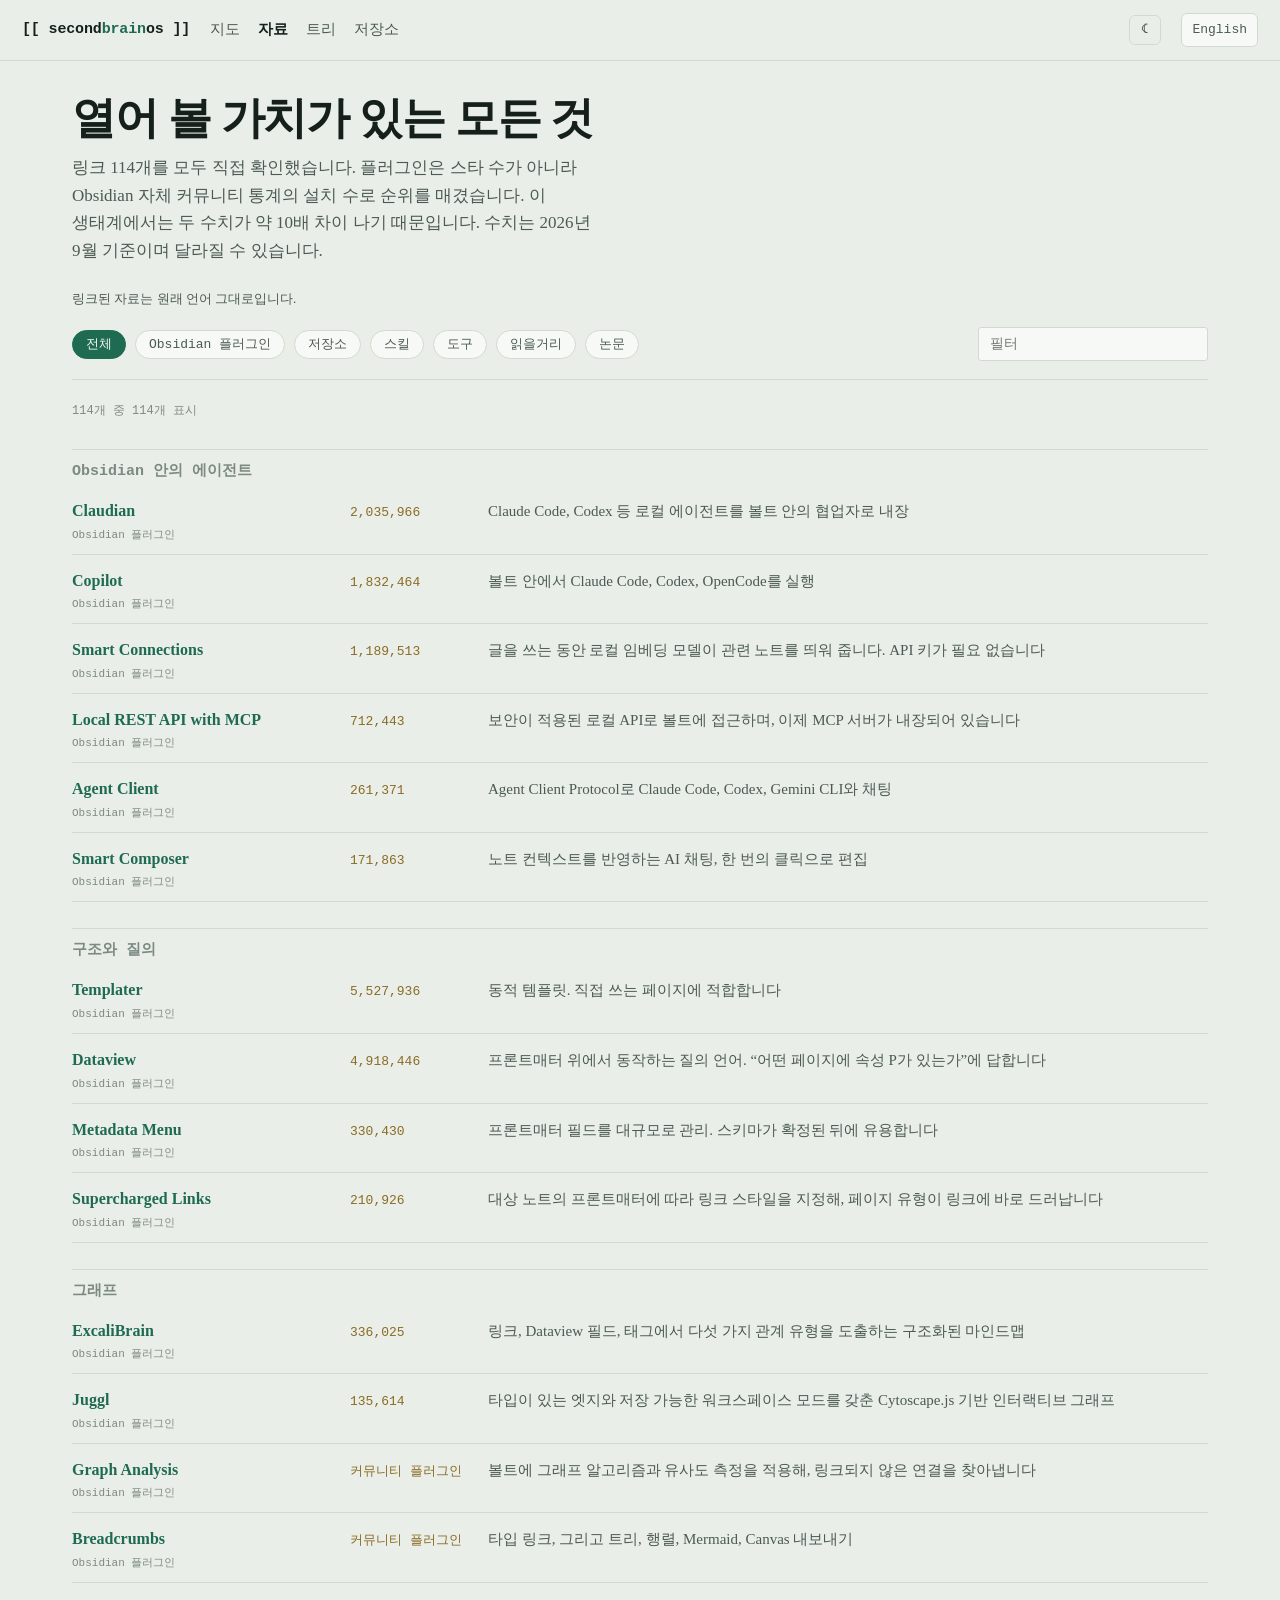
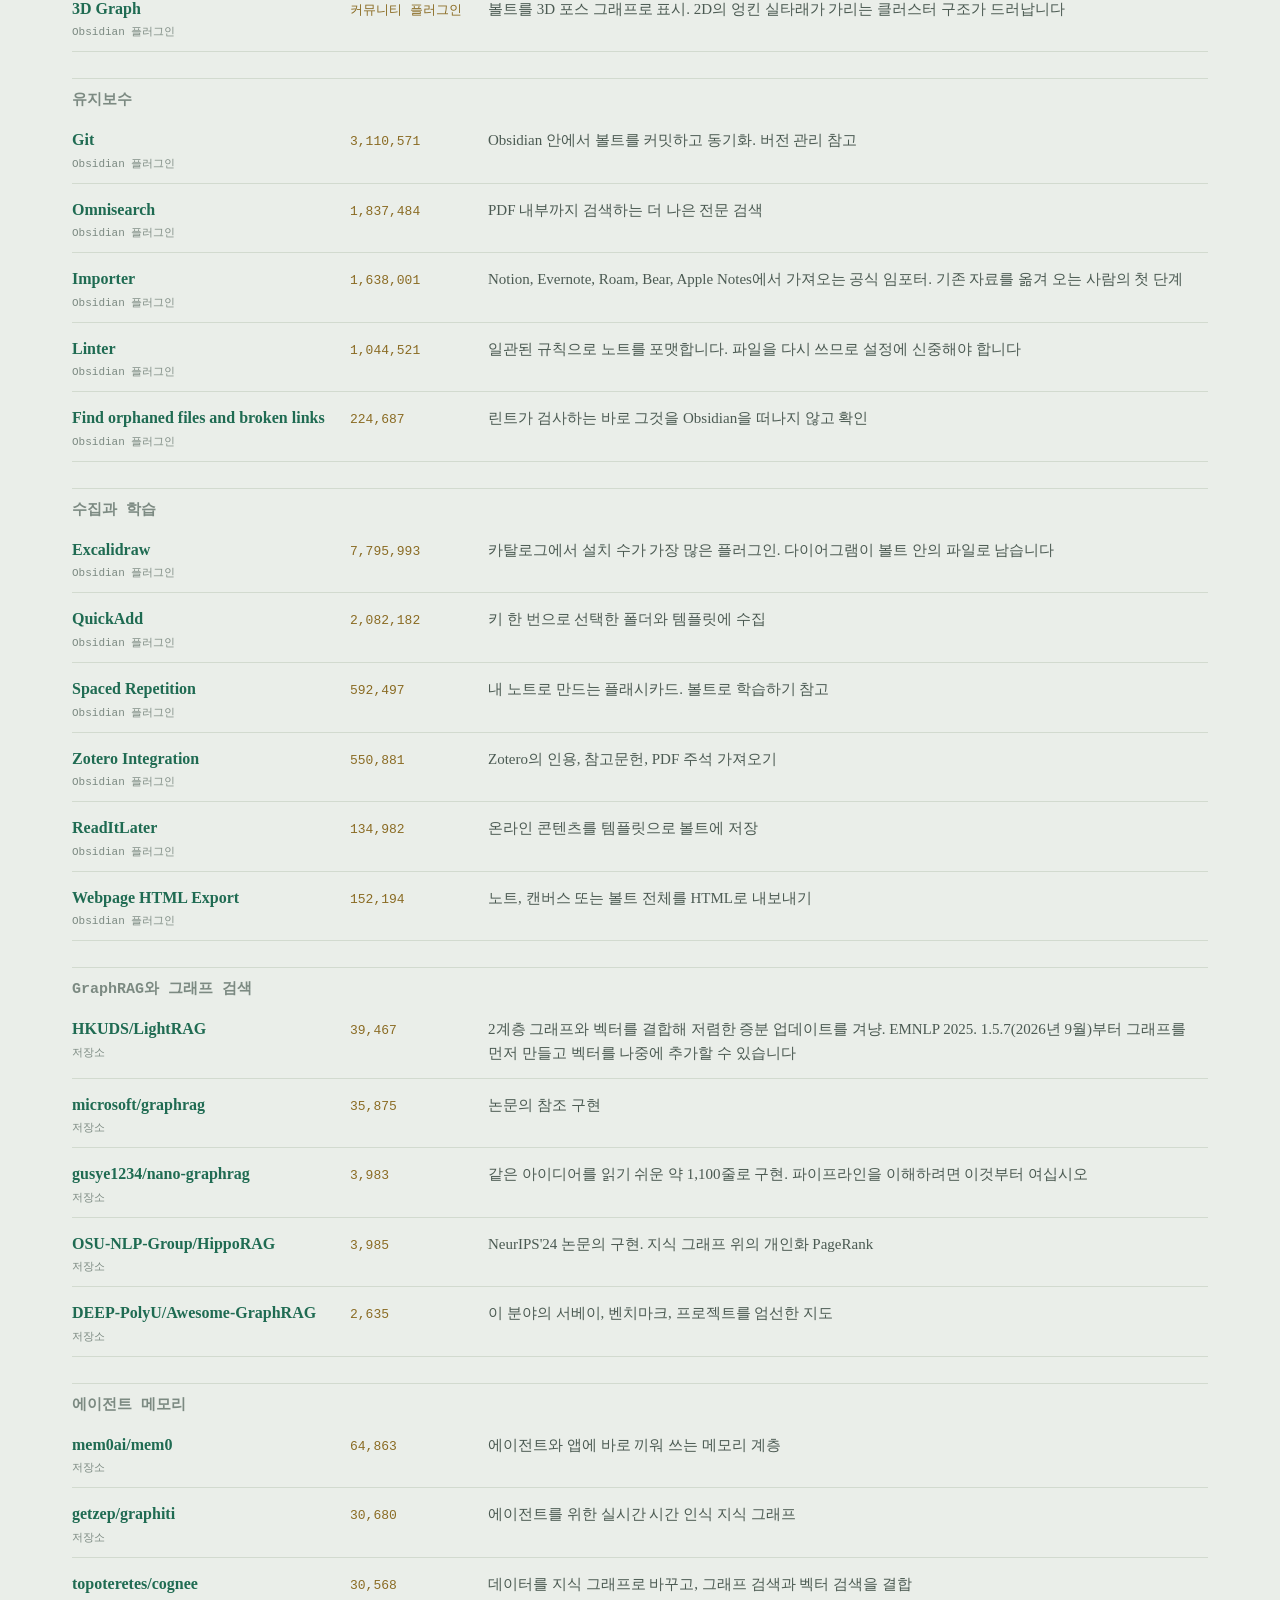
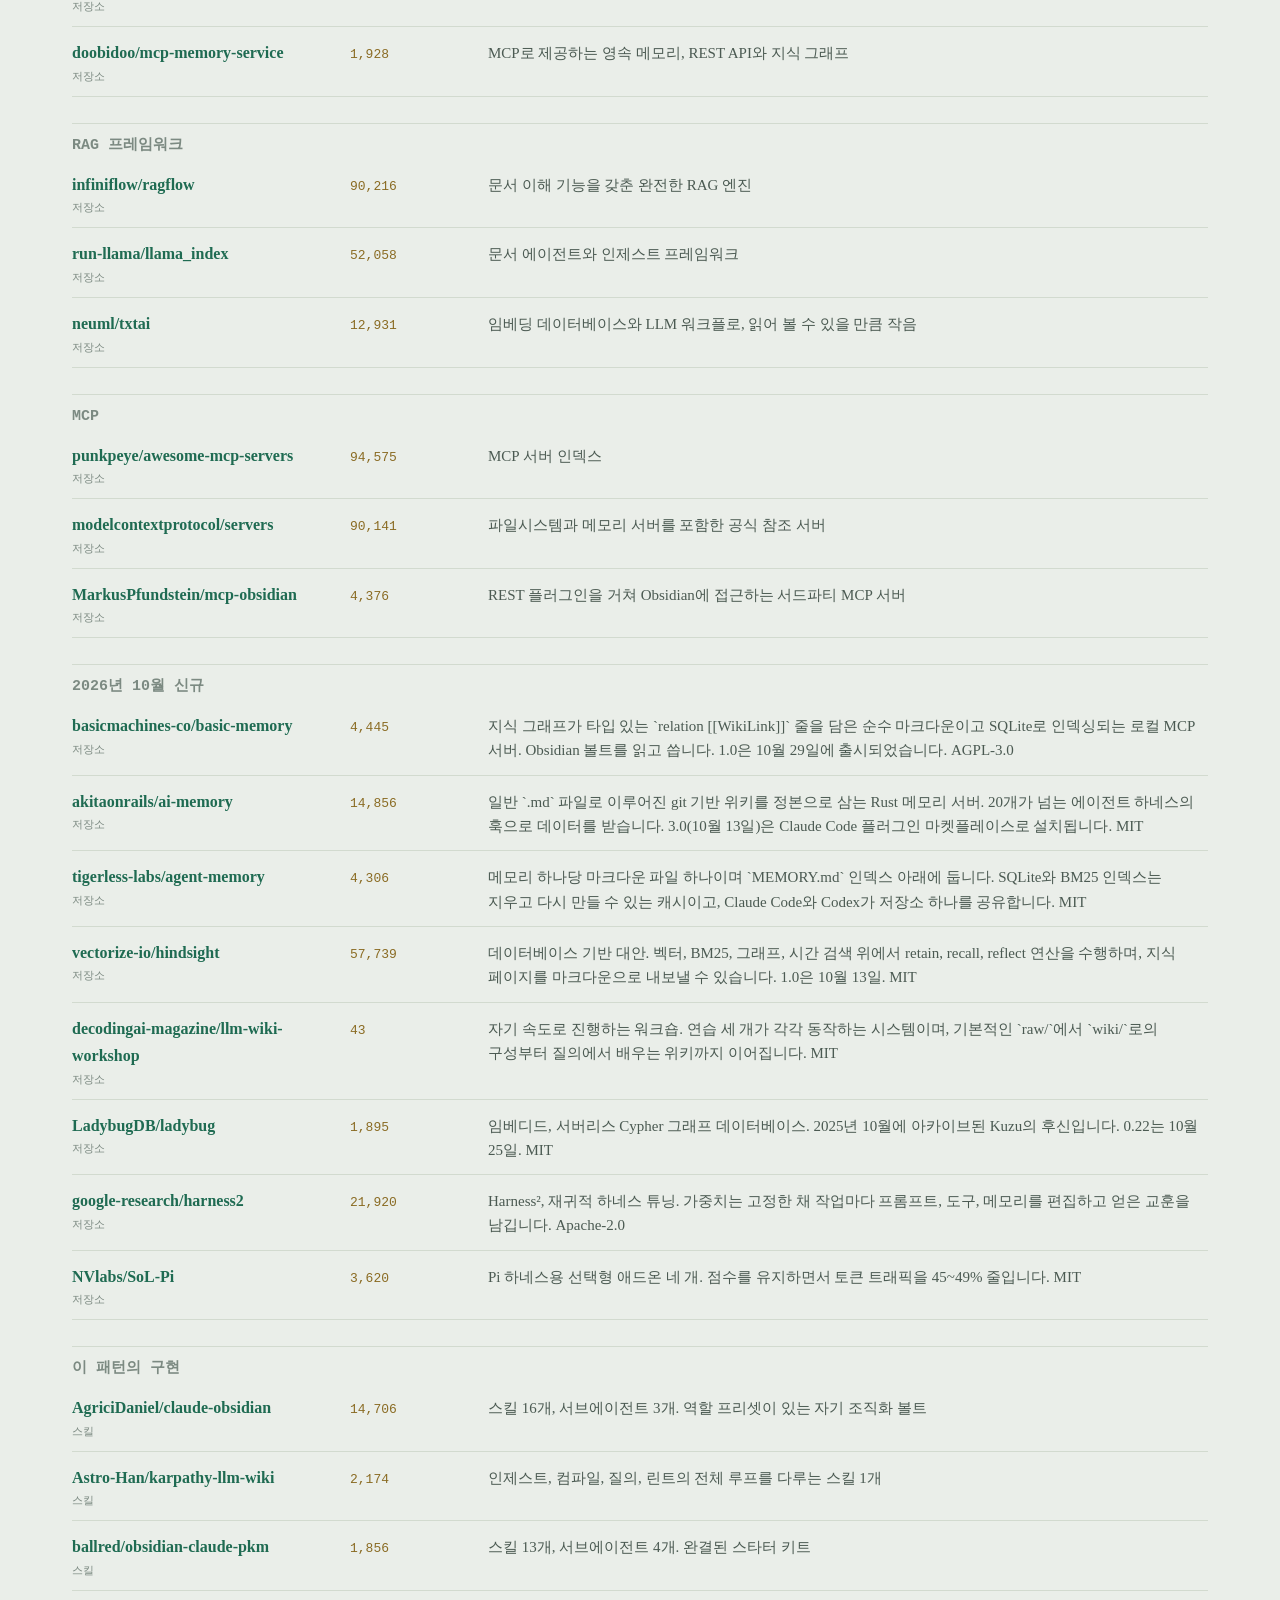
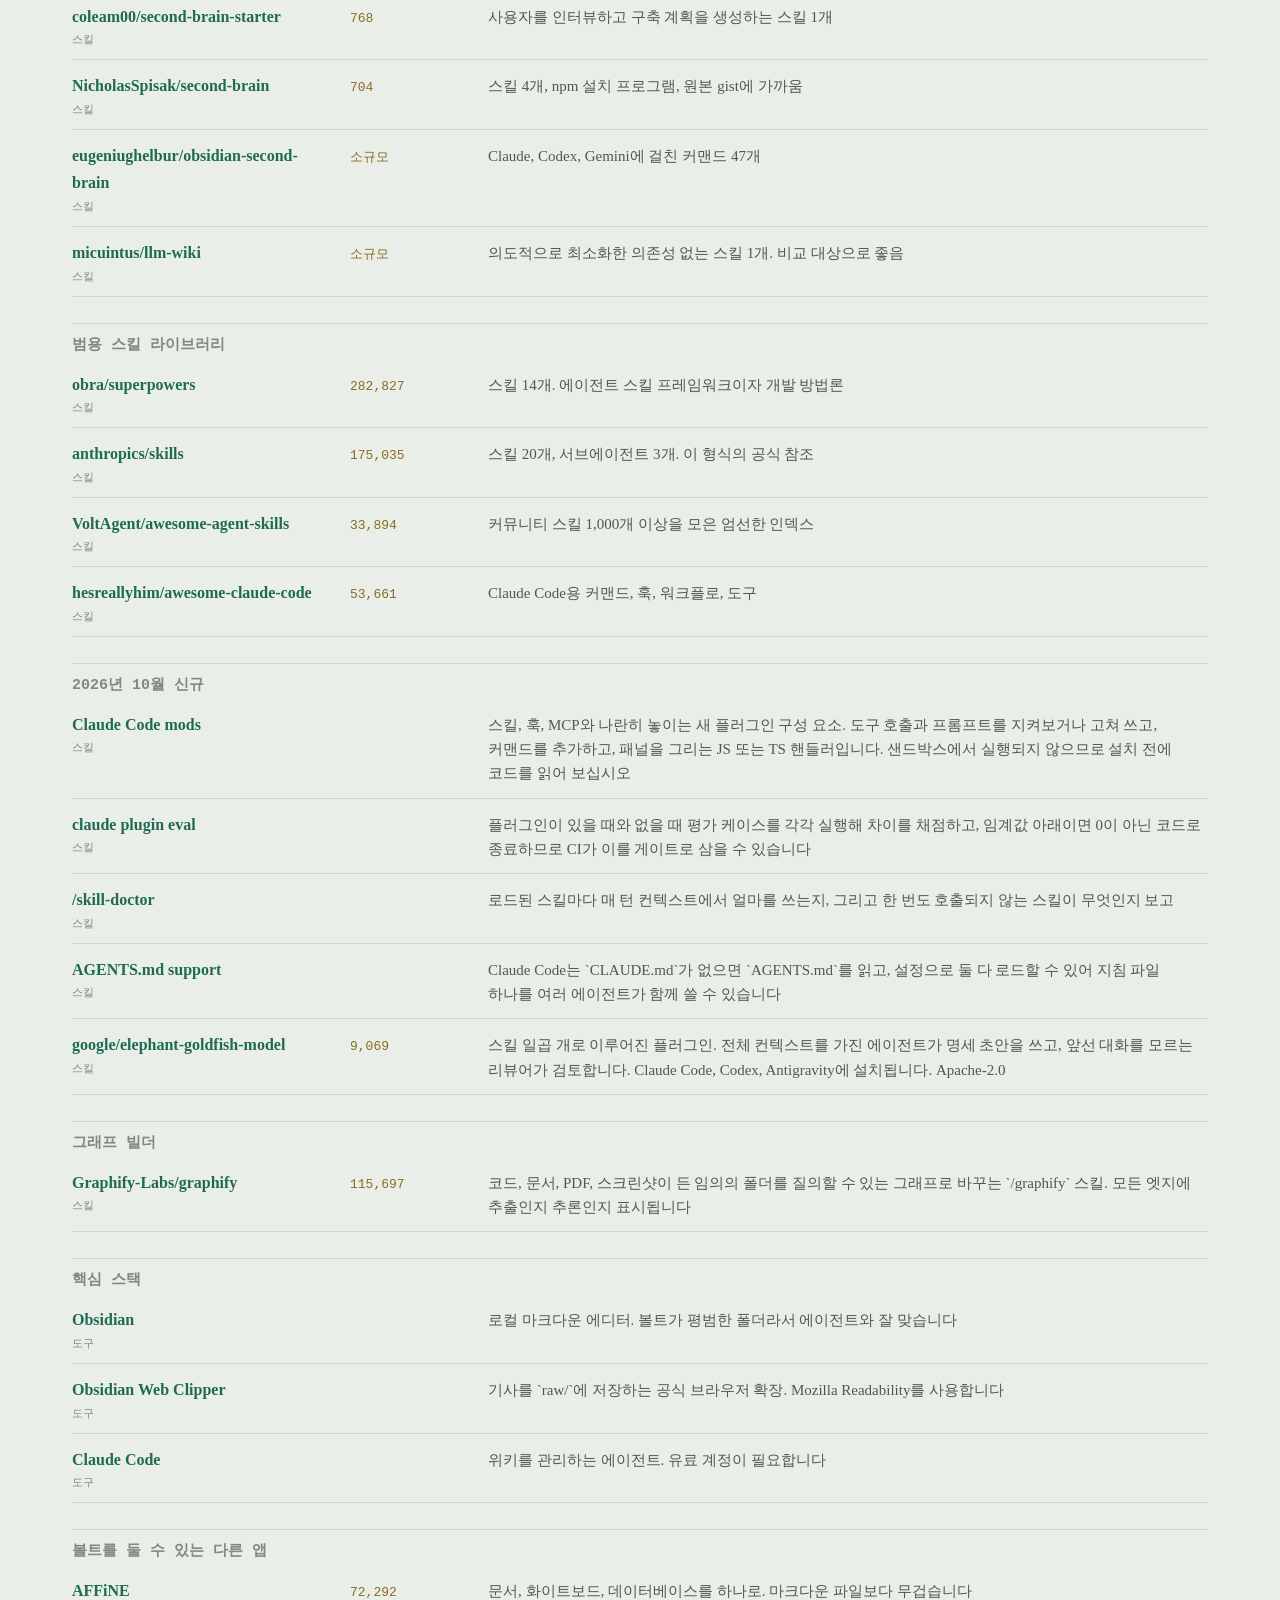
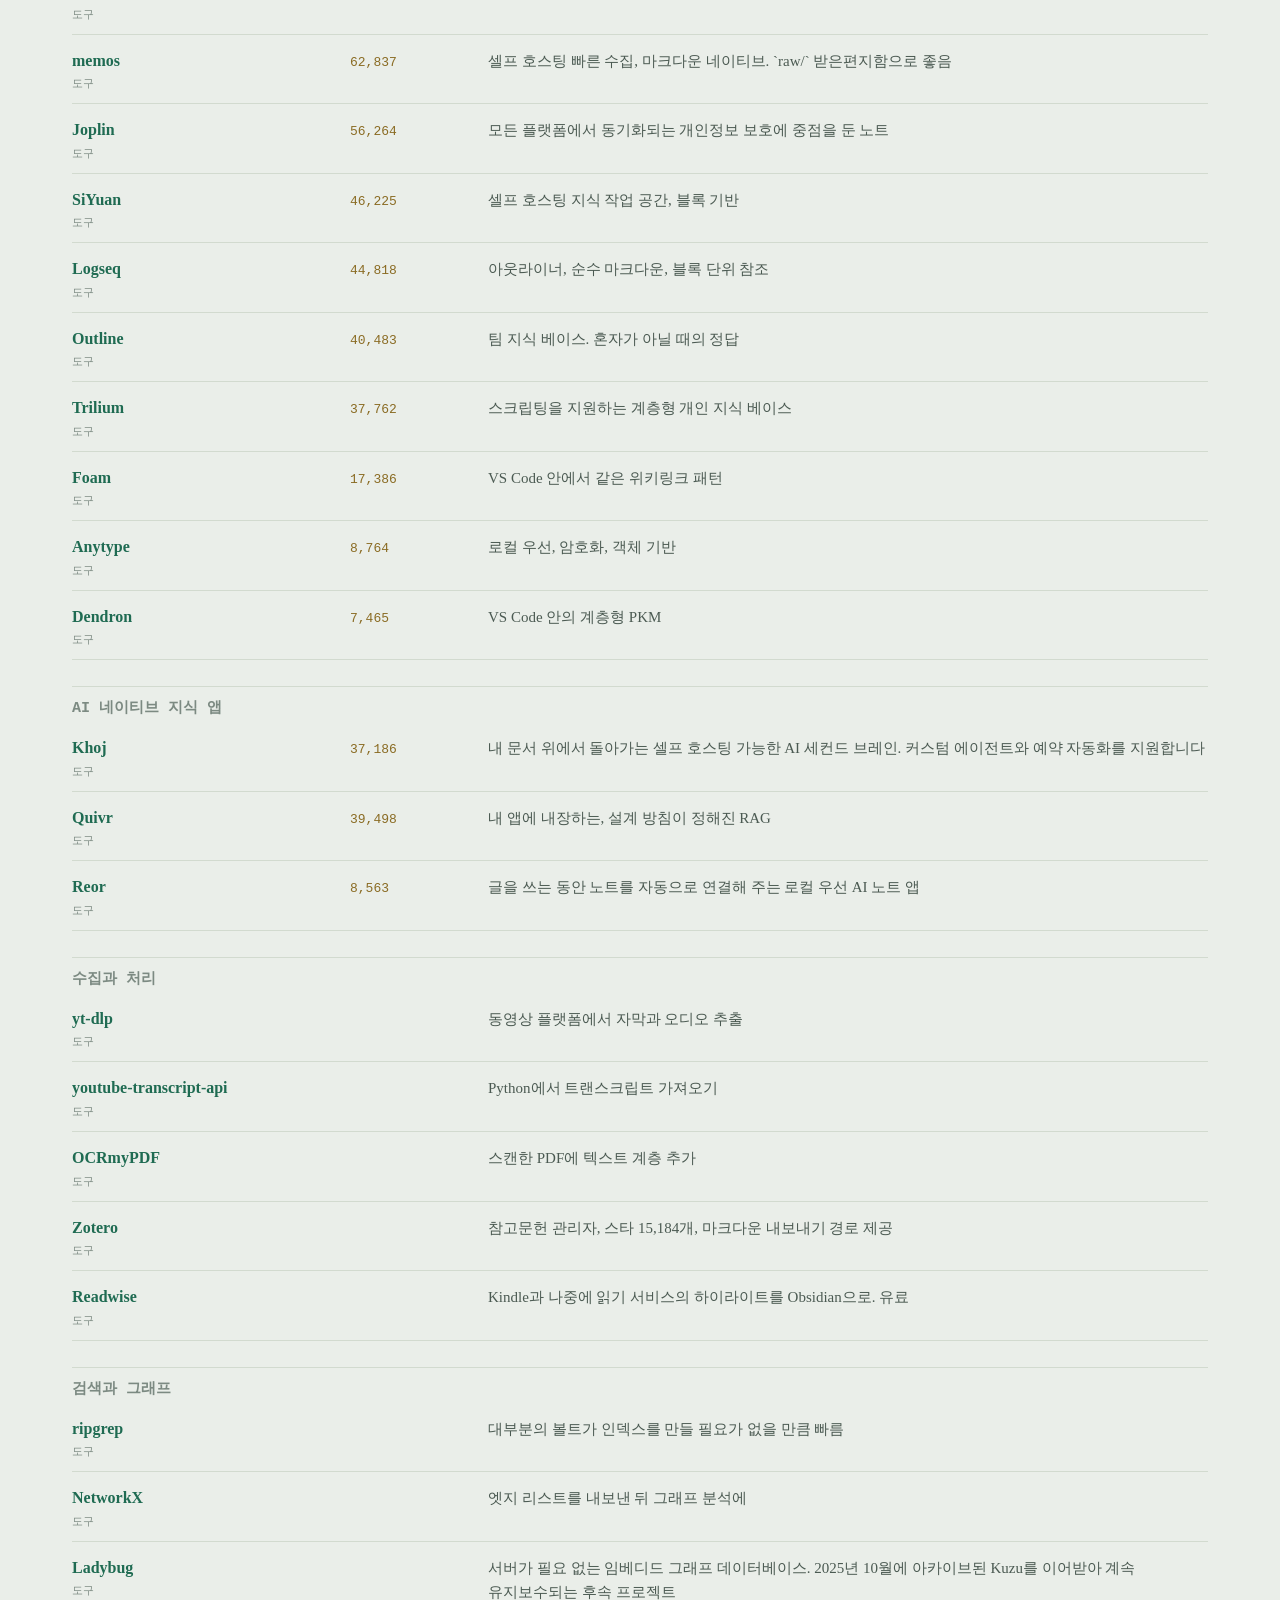
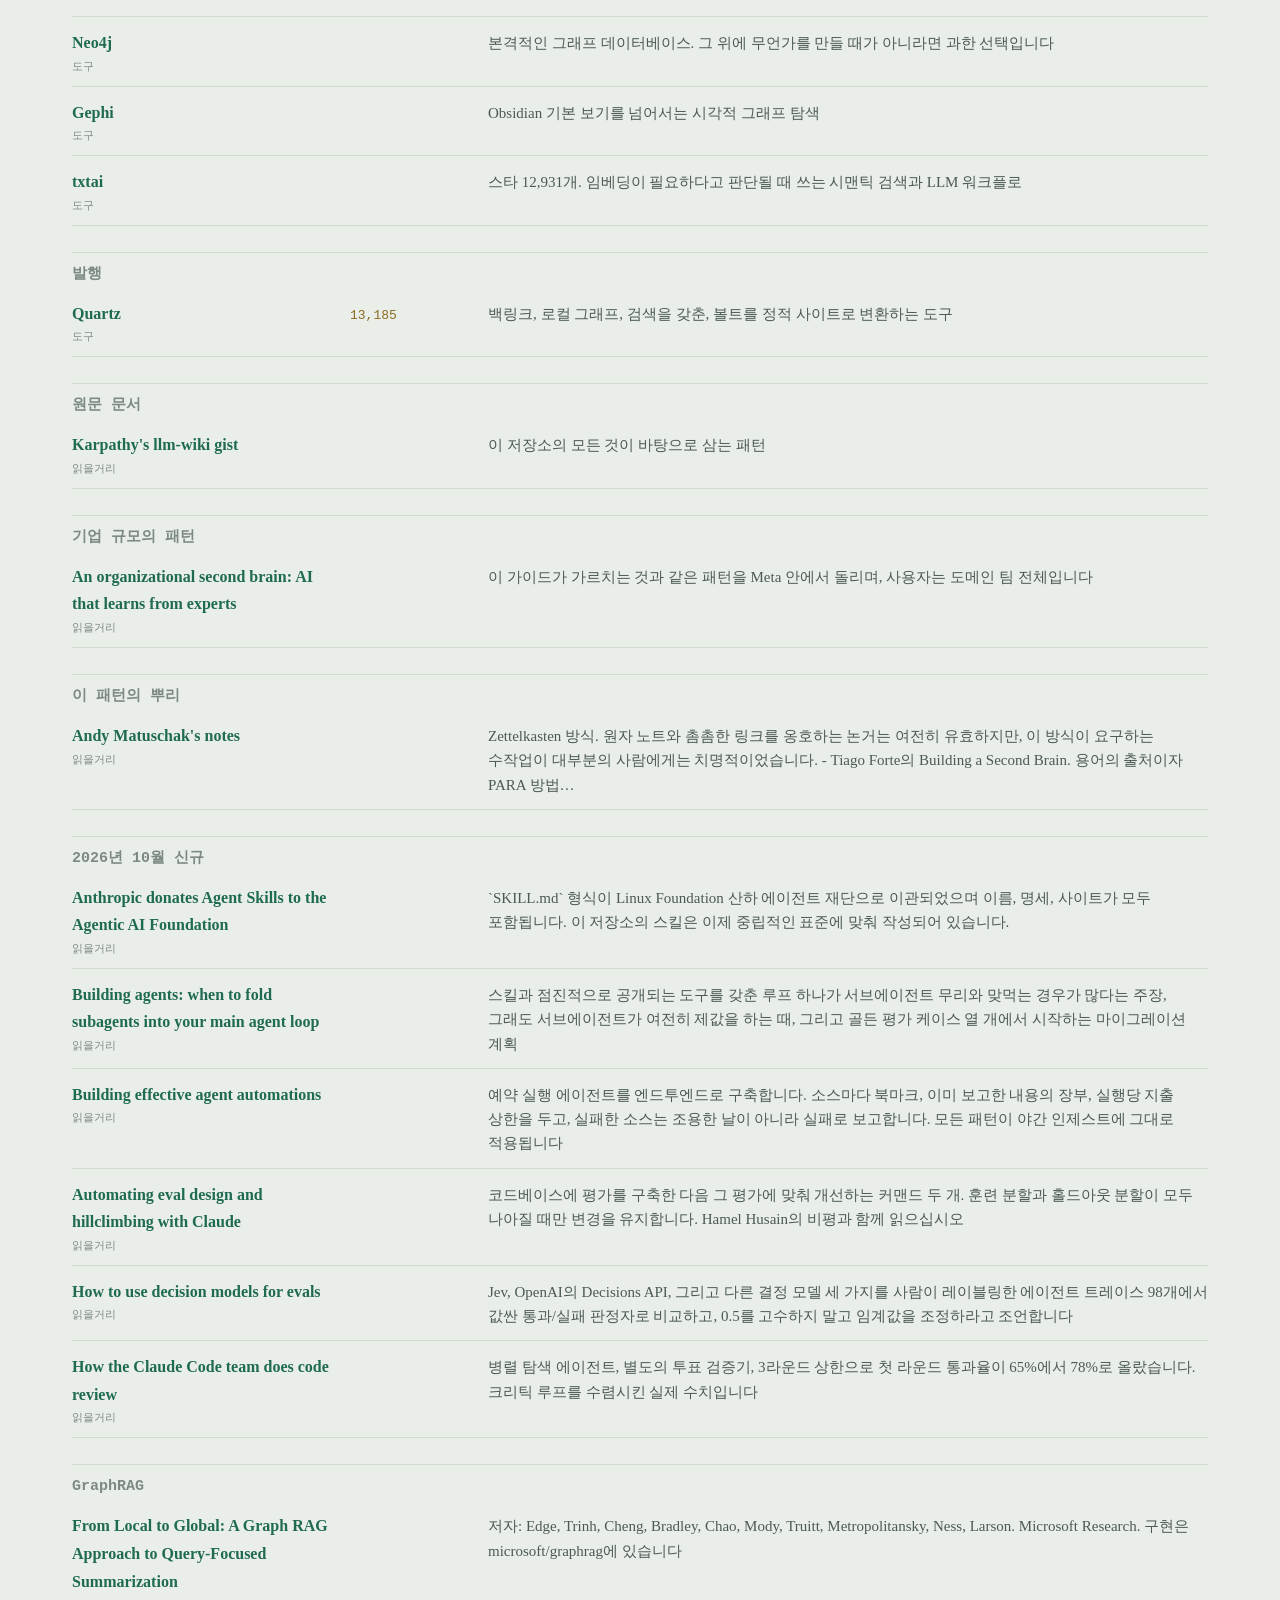
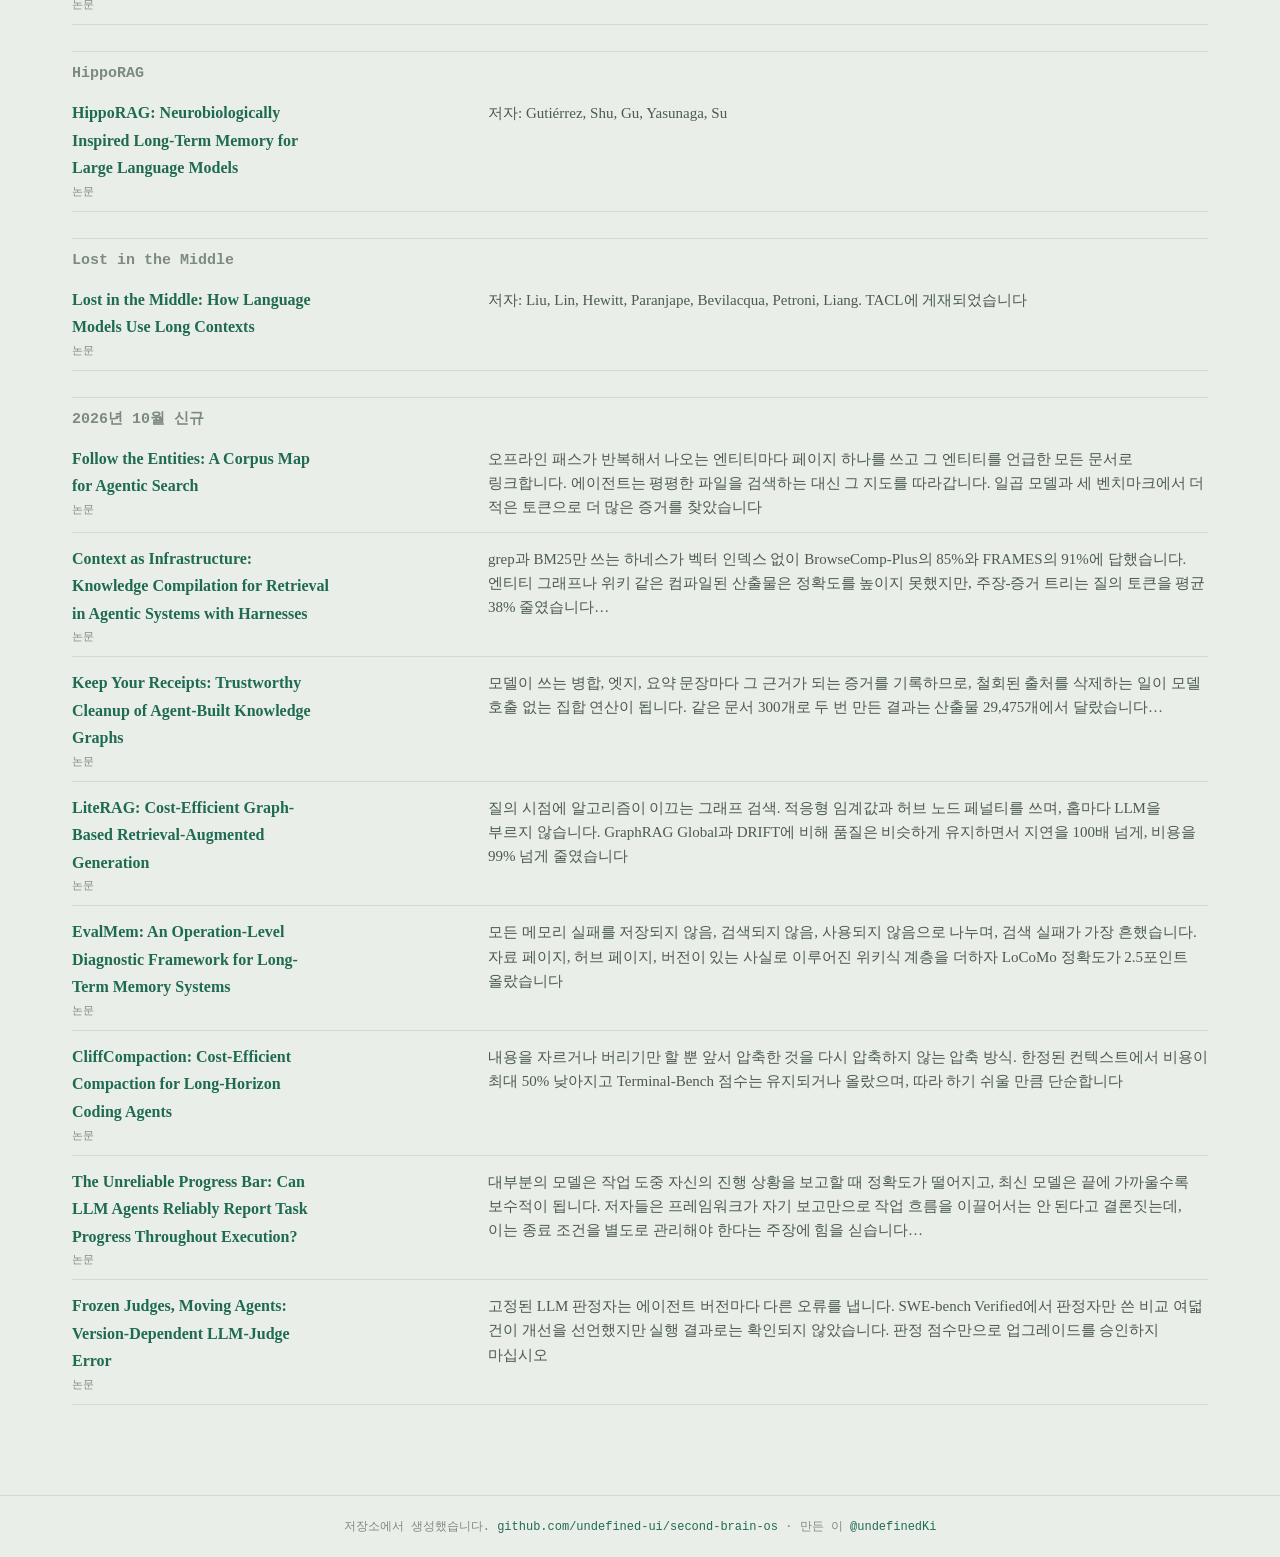
<file: resources.html>
<!DOCTYPE html><html lang="en" data-default-language="ko"><head>
<meta charset="utf-8"><meta name="viewport" content="width=device-width,initial-scale=1">
<script>try{var t=JSON.parse(localStorage.getItem('sbos:theme'));if(t==='dark'||t==='light')document.documentElement.dataset.theme=t}catch(e){}</script><link rel="icon" href="data:image/svg+xml,%3Csvg xmlns='http://www.w3.org/2000/svg' viewBox='0 0 32 32'%3E%3Crect width='32' height='32' rx='7' fill='%23F7F9F6'/%3E%3Crect x='.5' y='.5' width='31' height='31' rx='6.5' fill='none' stroke='%23D2DACF'/%3E%3Cpath d='M10 21 L16 11 L22 19 M16 11 L23 9' stroke='%231F6B52' stroke-width='1.6' fill='none'/%3E%3Ccircle cx='10' cy='21' r='3' fill='%23F7F9F6' stroke='%231F6B52' stroke-width='1.6'/%3E%3Ccircle cx='16' cy='11' r='3' fill='%23F7F9F6' stroke='%231F6B52' stroke-width='1.6'/%3E%3Ccircle cx='22' cy='19' r='3' fill='%23F7F9F6' stroke='%231F6B52' stroke-width='1.6'/%3E%3Ccircle cx='24' cy='8' r='2' fill='%231F6B52'/%3E%3C/svg%3E"><title data-i18n="Second Brain OS - resources">Second Brain OS - resources</title>
<meta name="description" content="114 checked links: Obsidian plugins by installs, repositories by stars, papers, tools and reading.">
<style>
:root{
  --paper:#EAEEE9; --card:#F7F9F6; --ink:#15201B; --soft:#4B5A52; --faint:#7C8A82;
  --rule:#D2DACF; --accent:#1F6B52; --accent-bg:#E1EDE5; --num:#8A6B23;
  --paper-rgb:234,238,233; --on-accent:#F7F9F6; color-scheme:light;
  --w:68ch;
}
/* dark: follows the system unless the visitor picked a theme */
@media (prefers-color-scheme:dark){:root:not([data-theme="light"]){--paper:#0F1513;--card:#171F1B;--ink:#E2E8E3;--soft:#A7B4AC;--faint:#7B8981;--rule:#29342F;--accent:#5DBB94;--accent-bg:#1B2C24;--num:#D4AC52;--paper-rgb:15,21,19;--on-accent:#0F1513;color-scheme:dark}}
:root[data-theme="dark"]{--paper:#0F1513;--card:#171F1B;--ink:#E2E8E3;--soft:#A7B4AC;--faint:#7B8981;--rule:#29342F;--accent:#5DBB94;--accent-bg:#1B2C24;--num:#D4AC52;--paper-rgb:15,21,19;--on-accent:#0F1513;color-scheme:dark}
.theme{font:15px/1 ui-monospace,Menlo,monospace;color:var(--soft);background:none;border:1px solid var(--rule);border-radius:6px;width:32px;height:30px;cursor:pointer;flex:none}
.theme:hover{color:var(--ink);border-color:var(--accent)}
*{box-sizing:border-box;margin:0;padding:0}
html{scroll-behavior:smooth}
body{background:var(--paper);color:var(--ink);
  font:17px/1.62 Charter,Georgia,"Iowan Old Style",serif;
  -webkit-font-smoothing:antialiased}
.mono{font-family:ui-monospace,SFMono-Regular,Menlo,"DejaVu Sans Mono",monospace}
a{color:var(--accent);text-decoration:none}
a:hover{text-decoration:underline;text-underline-offset:3px}
:focus-visible{outline:2px solid var(--accent);outline-offset:3px;border-radius:2px}

header{position:sticky;top:0;z-index:40;background:rgba(var(--paper-rgb),.94);
  backdrop-filter:blur(8px);border-bottom:1px solid var(--rule)}
.bar{max-width:1500px;margin:0 auto;padding:13px 22px;display:flex;gap:20px;align-items:center}
.brand{font:600 15px/1 ui-monospace,SFMono-Regular,Menlo,monospace;color:var(--ink);letter-spacing:-.01em}
.brand span{color:var(--accent)}
nav{display:flex;gap:18px;font-size:14.5px}
nav a{color:var(--soft)} nav a.on{color:var(--ink);font-weight:600}
.search{margin-left:auto;position:relative}
.search input{font:14px/1 ui-monospace,SFMono-Regular,Menlo,monospace;color:var(--ink);
  background:var(--card);border:1px solid var(--rule);border-radius:3px;
  padding:8px 11px;width:210px}
.search input::placeholder{color:var(--faint)}
.hits{position:absolute;right:0;top:40px;width:430px;max-height:62vh;overflow:auto;
  background:var(--card);border:1px solid var(--rule);border-radius:3px;display:none}
.hits.open{display:block}
.hit{display:block;padding:10px 13px;border-bottom:1px solid var(--rule);color:var(--ink)}
.hit:last-child{border:0}
.hit:hover{background:var(--accent-bg);text-decoration:none}
.hit b{font-weight:600;font-size:15px}
.hit i{display:block;font-style:normal;font-size:12.5px;color:var(--faint);
  font-family:ui-monospace,Menlo,monospace;margin-top:2px}

.wrap{max-width:1500px;margin:0 auto;padding:0 22px;display:grid;
  grid-template-columns:266px minmax(0,1fr) 210px;gap:44px;align-items:start}
@media(max-width:1180px){.wrap{grid-template-columns:240px minmax(0,1fr);gap:34px}.rail{display:none}}
.toc-btn{display:none;font:13px/1 ui-monospace,Menlo,monospace;background:var(--card);
  color:var(--ink);border:1px solid var(--rule);border-radius:3px;padding:8px 12px;cursor:pointer}
@media(max-width:860px){
  .bar{flex-wrap:wrap;gap:12px;padding:11px 16px}
  .brand{white-space:nowrap;font-size:14px}
  nav{gap:14px;font-size:14px}
  .toc-btn{display:block;margin-left:auto}
  nav a[href^="http"]{display:none}
  .search{margin-left:0;order:9;width:100%}
  .search input{width:100%}
  .hits{width:100%;left:0;right:auto}
  .wrap{grid-template-columns:1fr;gap:0;padding:0 16px}
  aside{position:static;height:auto;border-right:0;border-bottom:1px solid var(--rule);
    padding:14px 0 18px;display:none}
  aside.show{display:block}
  main{padding:24px 0 70px}
  body{font-size:16.5px}
}

aside{position:sticky;top:57px;height:calc(100vh - 57px);overflow:auto;
  padding:26px 18px 60px 0;border-right:1px solid var(--rule)}
.sec{margin-bottom:3px}
.sec>button{width:100%;text-align:left;background:none;border:0;cursor:pointer;
  font:600 14px/1.4 Charter,Georgia,serif;color:var(--ink);padding:6px 6px 6px 0;
  display:flex;gap:8px;align-items:baseline}
.sec>button .n{font:11px/1 ui-monospace,Menlo,monospace;color:var(--faint);margin-left:auto}
.sec>button .k{font:11px/1 ui-monospace,Menlo,monospace;color:var(--accent);width:20px}
.sec ol{list-style:none;padding:0 0 6px 28px;display:none}
.sec.open ol{display:block}
.sec ol a{display:block;padding:4px 6px 4px 10px;font-size:14px;color:var(--soft);
  border-left:1px solid var(--rule);line-height:1.35}
.sec ol a:hover{color:var(--ink);border-color:var(--accent);text-decoration:none}
.sec ol a.cur{color:var(--ink);font-weight:600;border-left:2px solid var(--accent);
  background:var(--accent-bg)}

main{padding:34px 0 90px;min-width:0}
.rail{position:sticky;top:80px;padding:38px 0;font-size:13px;color:var(--faint)}
.rail h4{font:11px/1 ui-monospace,Menlo,monospace;color:var(--faint);
  letter-spacing:.08em;margin-bottom:9px;font-weight:600}
.rail a{display:block;color:var(--soft);padding:3px 0;font-size:13px;line-height:1.35}
.rail .grp{margin-bottom:24px}

/* hero */
.hero{max-width:var(--w)}
.hero h1{font:600 clamp(34px,4.6vw,52px)/1.05 Charter,Georgia,serif;letter-spacing:-.025em;margin-bottom:14px}
.hero p{font-size:19px;color:var(--soft);margin-bottom:8px}
.figure{margin:30px 0 34px;background:var(--card);border:1px solid var(--rule);border-radius:4px;
  padding:10px 10px 4px;max-width:820px}
.figure figcaption{font:11.5px/1.5 ui-monospace,Menlo,monospace;color:var(--faint);padding:6px 8px 8px}
svg .edge{stroke:var(--accent);fill:none}
svg .node circle{fill:var(--card);stroke:var(--accent);stroke-width:1.5;cursor:pointer;
  transition:fill .15s}
svg .node:hover circle{fill:var(--accent-bg)}
svg .node text{font:12px ui-monospace,Menlo,monospace;fill:var(--ink);cursor:pointer}
svg .node .cnt{font-size:10px;fill:var(--faint)}
svg .node .idx{font-size:11px;fill:var(--accent);font-weight:600}
.stats{display:flex;flex-wrap:wrap;gap:26px;margin:26px 0 34px;padding-top:20px;border-top:1px solid var(--rule)}
.stat b{display:block;font:600 27px/1 Charter,Georgia,serif;color:var(--num)}
.stat span{font:12px/1.4 ui-monospace,Menlo,monospace;color:var(--faint)}
.seclist{max-width:var(--w)}
.seclist article{padding:16px 0;border-top:1px solid var(--rule)}
.seclist h3{font:600 18px/1.3 Charter,Georgia,serif;margin-bottom:3px}
.seclist p{font-size:15px;color:var(--soft)}
.seclist .pg{font:12px ui-monospace,Menlo,monospace;color:var(--faint);margin-top:5px}

/* article */
article.page{max-width:var(--w)}
.crumb{font:12px ui-monospace,Menlo,monospace;color:var(--faint);margin-bottom:10px}
article.page h1{font:600 clamp(28px,3.4vw,38px)/1.12 Charter,Georgia,serif;
  letter-spacing:-.02em;margin-bottom:22px}
article.page h2{font:600 21px/1.3 Charter,Georgia,serif;margin:34px 0 11px;
  padding-top:16px;border-top:1px solid var(--rule)}
article.page h3{font:600 17px/1.3 Charter,Georgia,serif;margin:22px 0 7px}
article.page p{margin-bottom:15px}
article.page ul,article.page ol{margin:0 0 16px 22px}
article.page li{margin-bottom:7px}
article.page blockquote{border-left:2px solid var(--accent);padding-left:16px;
  color:var(--soft);margin-bottom:16px}
article.page code{font-family:ui-monospace,Menlo,monospace;font-size:.86em;
  background:var(--card);border:1px solid var(--rule);border-radius:3px;padding:1px 5px}
article.page pre{background:var(--card);border:1px solid var(--rule);border-radius:4px;
  padding:14px 16px;overflow:auto;margin-bottom:17px}
article.page pre code{background:none;border:0;padding:0;font-size:13.5px;line-height:1.55}
article.page table{width:100%;border-collapse:collapse;margin-bottom:18px;font-size:14.5px}
article.page th{text-align:left;font-weight:600;padding:7px 10px 7px 0;
  border-bottom:1px solid var(--ink)}
article.page td{padding:8px 10px 8px 0;border-bottom:1px solid var(--rule);vertical-align:top}
article.page a.wiki{color:var(--accent);white-space:normal}
article.page a.wiki::before{content:"[[";color:var(--faint)}
article.page a.wiki::after{content:"]]";color:var(--faint)}
.pager{display:flex;gap:16px;justify-content:space-between;margin-top:46px;
  padding-top:18px;border-top:1px solid var(--rule);font-size:14px}
.pager a{max-width:46%}
.pager .lbl{display:block;font:11px ui-monospace,Menlo,monospace;color:var(--faint)}
.src{margin-top:34px;font:12px ui-monospace,Menlo,monospace;color:var(--faint)}

/* resources */
.rwrap{max-width:1180px;margin:0 auto;padding:34px 22px 90px}
.rwrap h1{font:600 clamp(30px,4vw,44px)/1.08 Charter,Georgia,serif;letter-spacing:-.025em}
.lede{max-width:62ch;color:var(--soft);margin:12px 0 24px;font-size:17px}
.controls{display:flex;flex-wrap:wrap;gap:9px;align-items:center;margin-bottom:8px;
  padding-bottom:18px;border-bottom:1px solid var(--rule)}
.chip{font:13px/1 ui-monospace,Menlo,monospace;background:var(--card);color:var(--soft);
  border:1px solid var(--rule);border-radius:20px;padding:7px 13px;cursor:pointer}
.chip.on{background:var(--accent);border-color:var(--accent);color:var(--on-accent)}
.controls input{margin-left:auto;font:14px ui-monospace,Menlo,monospace;
  background:var(--card);border:1px solid var(--rule);border-radius:3px;padding:8px 11px;width:230px}
.count{font:12px ui-monospace,Menlo,monospace;color:var(--faint);padding:14px 0 4px}
.grp-h{font:600 15px/1 ui-monospace,Menlo,monospace;color:var(--faint);
  margin:26px 0 6px;padding-top:14px;border-top:1px solid var(--rule)}
.row{display:grid;grid-template-columns:minmax(180px,260px) 120px 1fr;gap:18px;
  padding:12px 0;border-bottom:1px solid var(--rule);align-items:baseline}
@media(max-width:760px){.row{grid-template-columns:1fr;gap:3px}}
.row .nm{font-weight:600;font-size:16px}
.row .mt{font:13px ui-monospace,Menlo,monospace;color:var(--num)}
.row .ds{color:var(--soft);font-size:15px}
.row .kd{font:11px ui-monospace,Menlo,monospace;color:var(--faint);display:block;margin-top:2px}
footer{border-top:1px solid var(--rule);padding:22px;text-align:center;
  font:12px ui-monospace,Menlo,monospace;color:var(--faint)}
@media(prefers-reduced-motion:reduce){*{transition:none!important;animation:none!important}}
</style>
<link rel="stylesheet" href="assets/site/i18n.css?v=1b79eda4a1">
<script src="assets/site/i18n.js?v=4b22130693"></script>
<script src="assets/site/catalog-i18n.js?v=fc7682ac22"></script>
<script src="assets/site/resource-i18n.js?v=baeed70f46"></script>
</head><body>
<header><div class="bar">
  <a class="brand" href="index.html">[[ second<span>brain</span>os ]]</a>
  <nav>
    <a href="index.html" class="" data-i18n="Map">Map</a>
    <a href="resources.html" class="on" data-i18n="Resources">Resources</a>
    <a href="tree.html" data-i18n="Tree">Tree</a>
    <a href="https://github.com/undefined-ui/second-brain-os" data-i18n="Repo">Repo</a>
  </nav>
  <button class="theme" id="theme" data-i18n-aria-label="Switch between light and dark theme" aria-label="Switch between light and dark theme">&#9790;</button>
  
  
  <button class="language-toggle" type="button" data-language-toggle>한국어</button>
</div></header>
<div class="rwrap">
  <h1 data-i18n="Everything worth opening">Everything worth opening</h1>
  <p class="lede" data-i18n="{count} links, each one checked. Plugins are ranked by installs from Obsidian's own community stats rather than by stars, because in this ecosystem the two disagree by an order of magnitude. Figures are from September 2026 and will drift." data-i18n-params='{"count": 114}'>114 links, each one checked. Plugins are ranked by installs from Obsidian's own community stats rather than by stars, because in this ecosystem the two disagree by an order of magnitude. Figures are from September 2026 and will drift.</p>
  <p class="content-language" data-i18n="Linked sources retain their original language.">Linked sources retain their original language.</p>
  <div class="controls" id="ctl">
    <button class="chip on" data-k="all" data-i18n="All" aria-pressed="true">All</button>
    <button class="chip" data-k="Obsidian plugin" data-i18n="Obsidian plugin" aria-pressed="false">Obsidian plugin</button><button class="chip" data-k="Repository" data-i18n="Repository" aria-pressed="false">Repository</button><button class="chip" data-k="Skills" data-i18n="Skills" aria-pressed="false">Skills</button><button class="chip" data-k="Tool" data-i18n="Tool" aria-pressed="false">Tool</button><button class="chip" data-k="Reading" data-i18n="Reading" aria-pressed="false">Reading</button><button class="chip" data-k="Paper" data-i18n="Paper" aria-pressed="false">Paper</button>
    <input id="rq" type="search" data-i18n-placeholder="filter" placeholder="filter" data-i18n-aria-label="Filter resources" aria-label="Filter resources" autocomplete="off">
  </div>
  <div class="count" id="count" role="status"></div>
  <div id="rows"></div>
</div>
<footer><span data-i18n="Generated from the repository.">Generated from the repository.</span> <a href="https://github.com/undefined-ui/second-brain-os">github.com/undefined-ui/second-brain-os</a> · <span data-i18n="by">by</span> <a href="https://x.com/undefinedKi" rel="noopener">@undefinedKi</a></footer>
<script id="rdata" type="application/json">[{"file": "plugins.md", "kind": "Obsidian plugin", "group": "Agents inside Obsidian", "name": "Claudian", "url": "https://github.com/yishentu/claudian", "metric": "2,035,966", "desc": "Embeds Claude Code, Codex and other local agents as collaborators in the vault"}, {"file": "plugins.md", "kind": "Obsidian plugin", "group": "Agents inside Obsidian", "name": "Copilot", "url": "https://github.com/logancyang/obsidian-copilot", "metric": "1,832,464", "desc": "Runs Claude Code, Codex and OpenCode inside your vault"}, {"file": "plugins.md", "kind": "Obsidian plugin", "group": "Agents inside Obsidian", "name": "Smart Connections", "url": "https://github.com/brianpetro/obsidian-smart-connections", "metric": "1,189,513", "desc": "Local embedding model surfaces related notes while you write. No API key"}, {"file": "plugins.md", "kind": "Obsidian plugin", "group": "Agents inside Obsidian", "name": "Local REST API with MCP", "url": "https://github.com/coddingtonbear/obsidian-local-rest-api", "metric": "712,443", "desc": "Vault over a secure local API, now with a built-in MCP server"}, {"file": "plugins.md", "kind": "Obsidian plugin", "group": "Agents inside Obsidian", "name": "Agent Client", "url": "https://github.com/rait-09/obsidian-agent-client", "metric": "261,371", "desc": "Chat with Claude Code, Codex and Gemini CLI over the Agent Client Protocol"}, {"file": "plugins.md", "kind": "Obsidian plugin", "group": "Agents inside Obsidian", "name": "Smart Composer", "url": "https://github.com/glowingjade/obsidian-smart-composer", "metric": "171,863", "desc": "AI chat with note context and one-click edits"}, {"file": "plugins.md", "kind": "Obsidian plugin", "group": "Structure and queries", "name": "Templater", "url": "https://github.com/SilentVoid13/Templater", "metric": "5,527,936", "desc": "Dynamic templates. For the pages you write by hand"}, {"file": "plugins.md", "kind": "Obsidian plugin", "group": "Structure and queries", "name": "Dataview", "url": "https://github.com/blacksmithgu/obsidian-dataview", "metric": "4,918,446", "desc": "Query language over your frontmatter. Answers \"which pages have property P\""}, {"file": "plugins.md", "kind": "Obsidian plugin", "group": "Structure and queries", "name": "Metadata Menu", "url": "https://github.com/mdelobelle/metadatamenu", "metric": "330,430", "desc": "Manage frontmatter fields at scale. Useful once your schema is fixed"}, {"file": "plugins.md", "kind": "Obsidian plugin", "group": "Structure and queries", "name": "Supercharged Links", "url": "https://github.com/mdelobelle/obsidian_supercharged_links", "metric": "210,926", "desc": "Styles links by the target note's frontmatter, so page type is visible inline"}, {"file": "plugins.md", "kind": "Obsidian plugin", "group": "Graph", "name": "ExcaliBrain", "url": "https://github.com/zsviczian/excalibrain", "metric": "336,025", "desc": "Structured mind-map deriving five relationship types from links, Dataview fields and tags"}, {"file": "plugins.md", "kind": "Obsidian plugin", "group": "Graph", "name": "Juggl", "url": "https://github.com/HEmile/juggl", "metric": "135,614", "desc": "Interactive Cytoscape.js graph with typed edges and a saveable workspace mode"}, {"file": "plugins.md", "kind": "Obsidian plugin", "group": "Graph", "name": "Graph Analysis", "url": "https://github.com/SkepticMystic/graph-analysis", "metric": "community plugin", "desc": "Graph algorithms and similarity measures over the vault, surfaces unlinked connections"}, {"file": "plugins.md", "kind": "Obsidian plugin", "group": "Graph", "name": "Breadcrumbs", "url": "https://github.com/michaelpporter/breadcrumbs", "metric": "community plugin", "desc": "Typed links plus trees, matrices, Mermaid and Canvas export"}, {"file": "plugins.md", "kind": "Obsidian plugin", "group": "Graph", "name": "3D Graph", "url": "https://github.com/AlexW00/obsidian-3d-graph", "metric": "community plugin", "desc": "The vault as a 3D force graph. Shows cluster structure a 2D hairball hides"}, {"file": "plugins.md", "kind": "Obsidian plugin", "group": "Maintenance", "name": "Git", "url": "https://github.com/Vinzent03/obsidian-git", "metric": "3,110,571", "desc": "Commit and sync the vault from inside Obsidian. See versioning"}, {"file": "plugins.md", "kind": "Obsidian plugin", "group": "Maintenance", "name": "Omnisearch", "url": "https://github.com/scambier/obsidian-omnisearch", "metric": "1,837,484", "desc": "Better full-text search, including inside PDFs"}, {"file": "plugins.md", "kind": "Obsidian plugin", "group": "Maintenance", "name": "Importer", "url": "https://github.com/obsidianmd/obsidian-importer", "metric": "1,638,001", "desc": "Official importer from Notion, Evernote, Roam, Bear, Apple Notes. The first step for anyone backfilling"}, {"file": "plugins.md", "kind": "Obsidian plugin", "group": "Maintenance", "name": "Linter", "url": "https://github.com/platers/obsidian-linter", "metric": "1,044,521", "desc": "Formats notes to consistent rules. Set it carefully, it rewrites files"}, {"file": "plugins.md", "kind": "Obsidian plugin", "group": "Maintenance", "name": "Find orphaned files and broken links", "url": "https://github.com/Vinzent03/find-unlinked-files", "metric": "224,687", "desc": "Exactly what lint checks, without leaving Obsidian"}, {"file": "plugins.md", "kind": "Obsidian plugin", "group": "Capture and study", "name": "Excalidraw", "url": "https://github.com/zsviczian/obsidian-excalidraw-plugin", "metric": "7,795,993", "desc": "The most installed plugin in the catalog. Diagrams that live in the vault as files"}, {"file": "plugins.md", "kind": "Obsidian plugin", "group": "Capture and study", "name": "QuickAdd", "url": "https://github.com/chhoumann/quickadd", "metric": "2,082,182", "desc": "One-keystroke capture into a chosen folder and template"}, {"file": "plugins.md", "kind": "Obsidian plugin", "group": "Capture and study", "name": "Spaced Repetition", "url": "https://github.com/st3v3nmw/obsidian-spaced-repetition", "metric": "592,497", "desc": "Flashcards from your own notes. See learning from your vault"}, {"file": "plugins.md", "kind": "Obsidian plugin", "group": "Capture and study", "name": "Zotero Integration", "url": "https://github.com/obsidian-community/obsidian-zotero-integration", "metric": "550,881", "desc": "Citations, bibliographies and PDF annotations from Zotero"}, {"file": "plugins.md", "kind": "Obsidian plugin", "group": "Capture and study", "name": "ReadItLater", "url": "https://github.com/DominikPieper/obsidian-ReadItLater", "metric": "134,982", "desc": "Saves online content into the vault with a template"}, {"file": "plugins.md", "kind": "Obsidian plugin", "group": "Capture and study", "name": "Webpage HTML Export", "url": "https://github.com/KosmosisDire/obsidian-webpage-export", "metric": "152,194", "desc": "Export notes, canvases or the whole vault as HTML"}, {"file": "repositories.md", "kind": "Repository", "group": "GraphRAG and graph retrieval", "name": "HKUDS/LightRAG", "url": "https://github.com/HKUDS/LightRAG", "metric": "39,467", "desc": "Dual-layer graph plus vectors, aimed at cheap incremental updates. EMNLP 2025. Since 1.5.7 (September 2026) it can build the graph first and add vectors later"}, {"file": "repositories.md", "kind": "Repository", "group": "GraphRAG and graph retrieval", "name": "microsoft/graphrag", "url": "https://github.com/microsoft/graphrag", "metric": "35,875", "desc": "The reference implementation of the paper"}, {"file": "repositories.md", "kind": "Repository", "group": "GraphRAG and graph retrieval", "name": "gusye1234/nano-graphrag", "url": "https://github.com/gusye1234/nano-graphrag", "metric": "3,983", "desc": "The same idea in about 1,100 readable lines. Open this one to understand the pipeline"}, {"file": "repositories.md", "kind": "Repository", "group": "GraphRAG and graph retrieval", "name": "OSU-NLP-Group/HippoRAG", "url": "https://github.com/OSU-NLP-Group/HippoRAG", "metric": "3,985", "desc": "The NeurIPS'24 paper's implementation. Personalised PageRank over a knowledge graph"}, {"file": "repositories.md", "kind": "Repository", "group": "GraphRAG and graph retrieval", "name": "DEEP-PolyU/Awesome-GraphRAG", "url": "https://github.com/DEEP-PolyU/Awesome-GraphRAG", "metric": "2,635", "desc": "Curated map of surveys, benchmarks and projects in the area"}, {"file": "repositories.md", "kind": "Repository", "group": "Agent memory", "name": "mem0ai/mem0", "url": "https://github.com/mem0ai/mem0", "metric": "64,863", "desc": "Drop-in memory layer for agents and apps"}, {"file": "repositories.md", "kind": "Repository", "group": "Agent memory", "name": "getzep/graphiti", "url": "https://github.com/getzep/graphiti", "metric": "30,680", "desc": "Real-time temporal knowledge graphs for agents"}, {"file": "repositories.md", "kind": "Repository", "group": "Agent memory", "name": "topoteretes/cognee", "url": "https://github.com/topoteretes/cognee", "metric": "30,568", "desc": "Turns data into knowledge graphs, combining graph and vector retrieval"}, {"file": "repositories.md", "kind": "Repository", "group": "Agent memory", "name": "doobidoo/mcp-memory-service", "url": "https://github.com/doobidoo/mcp-memory-service", "metric": "1,928", "desc": "Persistent memory over MCP, REST API plus knowledge graph"}, {"file": "repositories.md", "kind": "Repository", "group": "RAG frameworks", "name": "infiniflow/ragflow", "url": "https://github.com/infiniflow/ragflow", "metric": "90,216", "desc": "Full RAG engine with document understanding"}, {"file": "repositories.md", "kind": "Repository", "group": "RAG frameworks", "name": "run-llama/llama_index", "url": "https://github.com/run-llama/llama_index", "metric": "52,058", "desc": "Document agent and ingestion framework"}, {"file": "repositories.md", "kind": "Repository", "group": "RAG frameworks", "name": "neuml/txtai", "url": "https://github.com/neuml/txtai", "metric": "12,931", "desc": "Embeddings database and LLM workflows, small enough to read"}, {"file": "repositories.md", "kind": "Repository", "group": "MCP", "name": "punkpeye/awesome-mcp-servers", "url": "https://github.com/punkpeye/awesome-mcp-servers", "metric": "94,575", "desc": "The index of MCP servers"}, {"file": "repositories.md", "kind": "Repository", "group": "MCP", "name": "modelcontextprotocol/servers", "url": "https://github.com/modelcontextprotocol/servers", "metric": "90,141", "desc": "The official reference servers, including filesystem and memory"}, {"file": "repositories.md", "kind": "Repository", "group": "MCP", "name": "MarkusPfundstein/mcp-obsidian", "url": "https://github.com/MarkusPfundstein/mcp-obsidian", "metric": "4,376", "desc": "Third-party MCP server for Obsidian over the REST plugin"}, {"file": "repositories.md", "kind": "Repository", "group": "New in October 2026", "name": "basicmachines-co/basic-memory", "url": "https://github.com/basicmachines-co/basic-memory", "metric": "4,445", "desc": "A local MCP server whose knowledge graph is plain markdown with typed `relation [[WikiLink]]` lines, indexed into SQLite. Reads and writes Obsidian vaults. 1.0 shipped on 29 October. AGPL-3.0"}, {"file": "repositories.md", "kind": "Repository", "group": "New in October 2026", "name": "akitaonrails/ai-memory", "url": "https://github.com/akitaonrails/ai-memory", "metric": "14,856", "desc": "A Rust memory server whose source of truth is a git-backed wiki of ordinary `.md` files, fed by hooks from 20+ agent harnesses. 3.0 (13 October) installs as a Claude Code plugin marketplace. MIT"}, {"file": "repositories.md", "kind": "Repository", "group": "New in October 2026", "name": "tigerless-labs/agent-memory", "url": "https://github.com/tigerless-labs/agent-memory", "metric": "4,306", "desc": "One markdown file per memory under a `MEMORY.md` index. The SQLite and BM25 index is a cache you can delete and rebuild, and Claude Code and Codex share one store. MIT"}, {"file": "repositories.md", "kind": "Repository", "group": "New in October 2026", "name": "vectorize-io/hindsight", "url": "https://github.com/vectorize-io/hindsight", "metric": "57,739", "desc": "The database-backed alternative: retain, recall and reflect over vector, BM25, graph and time search, with knowledge pages it can write out as markdown. 1.0 on 13 October. MIT"}, {"file": "repositories.md", "kind": "Repository", "group": "New in October 2026", "name": "decodingai-magazine/llm-wiki-workshop", "url": "https://github.com/decodingai-magazine/llm-wiki-workshop", "metric": "43", "desc": "A self-paced workshop: three exercises, each a working system, from a basic `raw/` to `wiki/` setup to a wiki that learns from queries. MIT"}, {"file": "repositories.md", "kind": "Repository", "group": "New in October 2026", "name": "LadybugDB/ladybug", "url": "https://github.com/LadybugDB/ladybug", "metric": "1,895", "desc": "An embedded, serverless Cypher graph database, formerly Kuzu, which was archived in October 2025. 0.22 on 25 October. MIT"}, {"file": "repositories.md", "kind": "Repository", "group": "New in October 2026", "name": "google-research/harness2", "url": "https://github.com/google-research/harness2", "metric": "21,920", "desc": "Harness\u00b2, recursive harness tuning: the weights stay frozen while prompts, tools and memory are edited per task and the lessons kept. Apache-2.0"}, {"file": "repositories.md", "kind": "Repository", "group": "New in October 2026", "name": "NVlabs/SoL-Pi", "url": "https://github.com/NVlabs/SoL-Pi", "metric": "3,620", "desc": "Four opt-in add-ons for the Pi harness that keep its score with 45 to 49 per cent less token traffic. MIT"}, {"file": "skills.md", "kind": "Skills", "group": "Implementations of this pattern", "name": "AgriciDaniel/claude-obsidian", "url": "https://github.com/AgriciDaniel/claude-obsidian", "metric": "14,706", "desc": "16 skills, 3 subagents. Self-organizing vault with role presets"}, {"file": "skills.md", "kind": "Skills", "group": "Implementations of this pattern", "name": "Astro-Han/karpathy-llm-wiki", "url": "https://github.com/Astro-Han/karpathy-llm-wiki", "metric": "2,174", "desc": "1 skill covering the full ingest, compile, query, lint loop"}, {"file": "skills.md", "kind": "Skills", "group": "Implementations of this pattern", "name": "ballred/obsidian-claude-pkm", "url": "https://github.com/ballred/obsidian-claude-pkm", "metric": "1,856", "desc": "13 skills, 4 subagents. A complete starter kit"}, {"file": "skills.md", "kind": "Skills", "group": "Implementations of this pattern", "name": "coleam00/second-brain-starter", "url": "https://github.com/coleam00/second-brain-starter", "metric": "768", "desc": "1 skill that interviews you and generates a build plan"}, {"file": "skills.md", "kind": "Skills", "group": "Implementations of this pattern", "name": "NicholasSpisak/second-brain", "url": "https://github.com/NicholasSpisak/second-brain", "metric": "704", "desc": "4 skills, npm installer, close to the original gist"}, {"file": "skills.md", "kind": "Skills", "group": "Implementations of this pattern", "name": "eugeniughelbur/obsidian-second-brain", "url": "https://github.com/eugeniughelbur/obsidian-second-brain", "metric": "small", "desc": "47 commands across Claude, Codex and Gemini"}, {"file": "skills.md", "kind": "Skills", "group": "Implementations of this pattern", "name": "micuintus/llm-wiki", "url": "https://github.com/micuintus/llm-wiki", "metric": "small", "desc": "1 skill, deliberately minimal, no dependencies. Good counterpoint"}, {"file": "skills.md", "kind": "Skills", "group": "General skill libraries", "name": "obra/superpowers", "url": "https://github.com/obra/superpowers", "metric": "282,827", "desc": "14 skills. An agentic skills framework and development methodology"}, {"file": "skills.md", "kind": "Skills", "group": "General skill libraries", "name": "anthropics/skills", "url": "https://github.com/anthropics/skills", "metric": "175,035", "desc": "20 skills, 3 subagents. The official reference for the format"}, {"file": "skills.md", "kind": "Skills", "group": "General skill libraries", "name": "VoltAgent/awesome-agent-skills", "url": "https://github.com/VoltAgent/awesome-agent-skills", "metric": "33,894", "desc": "A curated index of 1,000+ community skills"}, {"file": "skills.md", "kind": "Skills", "group": "General skill libraries", "name": "hesreallyhim/awesome-claude-code", "url": "https://github.com/hesreallyhim/awesome-claude-code", "metric": "53,661", "desc": "Commands, hooks, workflows and tooling for Claude Code"}, {"file": "skills.md", "kind": "Skills", "group": "New in October 2026", "name": "Claude Code mods", "url": "https://code.claude.com/docs/en/plugins/mods/overview", "metric": "", "desc": "A new plugin part beside skills, hooks and MCP: JS or TS handlers that watch or rewrite tool calls and prompts, add commands and draw panes. Not sandboxed, so read one before you install it"}, {"file": "skills.md", "kind": "Skills", "group": "New in October 2026", "name": "claude plugin eval", "url": "https://code.claude.com/docs/en/plugin-evals", "metric": "", "desc": "Runs each eval case with and without your plugin, scores the difference and exits non-zero below a threshold, so CI can gate on it"}, {"file": "skills.md", "kind": "Skills", "group": "New in October 2026", "name": "/skill-doctor", "url": "https://code.claude.com/docs/en/skills#find-unused-skills", "metric": "", "desc": "Reports what each loaded skill costs in context on every turn and which ones are never called"}, {"file": "skills.md", "kind": "Skills", "group": "New in October 2026", "name": "AGENTS.md support", "url": "https://code.claude.com/docs/en/memory#agents-md", "metric": "", "desc": "Claude Code reads `AGENTS.md` when there is no `CLAUDE.md`, and a setting loads both, so one instruction file can serve several agents"}, {"file": "skills.md", "kind": "Skills", "group": "New in October 2026", "name": "google/elephant-goldfish-model", "url": "https://github.com/google/elephant-goldfish-model", "metric": "9,069", "desc": "A plugin of seven skills: a full-context agent drafts a spec and reviewers with no prior conversation check it. Installs in Claude Code, Codex and Antigravity. Apache-2.0"}, {"file": "skills.md", "kind": "Skills", "group": "Graph builders", "name": "Graphify-Labs/graphify", "url": "https://github.com/Graphify-Labs/graphify", "metric": "115,697", "desc": "A `/graphify` skill that turns any folder of code, docs, PDFs and screenshots into a queryable graph. Every edge labelled extracted or inferred"}, {"file": "tools.md", "kind": "Tool", "group": "The core stack", "name": "Obsidian", "url": "https://obsidian.md", "metric": "", "desc": "Local markdown editor. The vault is a plain folder, which is why agents work well with it"}, {"file": "tools.md", "kind": "Tool", "group": "The core stack", "name": "Obsidian Web Clipper", "url": "https://obsidian.md/clipper", "metric": "", "desc": "Official browser extension, saves articles into `raw/`. Uses Mozilla Readability"}, {"file": "tools.md", "kind": "Tool", "group": "The core stack", "name": "Claude Code", "url": "https://code.claude.com/docs/en/setup", "metric": "", "desc": "The agent that maintains the wiki. Paid account required"}, {"file": "tools.md", "kind": "Tool", "group": "Alternative homes for a vault", "name": "AFFiNE", "url": "https://github.com/toeverything/AFFiNE", "metric": "72,292", "desc": "Docs, whiteboard and database in one. Heavier than markdown files"}, {"file": "tools.md", "kind": "Tool", "group": "Alternative homes for a vault", "name": "memos", "url": "https://github.com/usememos/memos", "metric": "62,837", "desc": "Self-hosted quick capture, markdown-native. A good `raw/` inbox"}, {"file": "tools.md", "kind": "Tool", "group": "Alternative homes for a vault", "name": "Joplin", "url": "https://github.com/laurent22/joplin", "metric": "56,264", "desc": "Privacy-focused notes with sync across every platform"}, {"file": "tools.md", "kind": "Tool", "group": "Alternative homes for a vault", "name": "SiYuan", "url": "https://github.com/siyuan-note/siyuan", "metric": "46,225", "desc": "Self-hosted knowledge workspace, block-based"}, {"file": "tools.md", "kind": "Tool", "group": "Alternative homes for a vault", "name": "Logseq", "url": "https://github.com/logseq/logseq", "metric": "44,818", "desc": "Outliner, plain markdown, block-level references"}, {"file": "tools.md", "kind": "Tool", "group": "Alternative homes for a vault", "name": "Outline", "url": "https://github.com/outline/outline", "metric": "40,483", "desc": "Team knowledge base. The right answer when it is not just you"}, {"file": "tools.md", "kind": "Tool", "group": "Alternative homes for a vault", "name": "Trilium", "url": "https://github.com/TriliumNext/Trilium", "metric": "37,762", "desc": "Hierarchical personal knowledge base with scripting"}, {"file": "tools.md", "kind": "Tool", "group": "Alternative homes for a vault", "name": "Foam", "url": "https://github.com/foambubble/foam", "metric": "17,386", "desc": "The same wikilink pattern inside VS Code"}, {"file": "tools.md", "kind": "Tool", "group": "Alternative homes for a vault", "name": "Anytype", "url": "https://github.com/anyproto/anytype-ts", "metric": "8,764", "desc": "Local-first, encrypted, object-based"}, {"file": "tools.md", "kind": "Tool", "group": "Alternative homes for a vault", "name": "Dendron", "url": "https://github.com/dendronhq/dendron", "metric": "7,465", "desc": "Hierarchical PKM in VS Code"}, {"file": "tools.md", "kind": "Tool", "group": "AI-native knowledge apps", "name": "Khoj", "url": "https://github.com/khoj-ai/khoj", "metric": "37,186", "desc": "Self-hostable AI second brain over your docs, with custom agents and scheduled automations"}, {"file": "tools.md", "kind": "Tool", "group": "AI-native knowledge apps", "name": "Quivr", "url": "https://github.com/The-Vibe-Company/quivr", "metric": "39,498", "desc": "Opinionated RAG you embed in your own app"}, {"file": "tools.md", "kind": "Tool", "group": "AI-native knowledge apps", "name": "Reor", "url": "https://github.com/reorproject/reor", "metric": "8,563", "desc": "Local-first AI note app that links notes automatically as you write"}, {"file": "tools.md", "kind": "Tool", "group": "Capture and processing", "name": "yt-dlp", "url": "https://github.com/yt-dlp/yt-dlp", "metric": "", "desc": "Subtitles and audio from video platforms"}, {"file": "tools.md", "kind": "Tool", "group": "Capture and processing", "name": "youtube-transcript-api", "url": "https://github.com/jdepoix/youtube-transcript-api", "metric": "", "desc": "Transcripts from Python"}, {"file": "tools.md", "kind": "Tool", "group": "Capture and processing", "name": "OCRmyPDF", "url": "https://github.com/ocrmypdf/OCRmyPDF", "metric": "", "desc": "Text layer for scanned PDFs"}, {"file": "tools.md", "kind": "Tool", "group": "Capture and processing", "name": "Zotero", "url": "https://github.com/zotero/zotero", "metric": "", "desc": "Reference manager, 15,184 stars, markdown export path"}, {"file": "tools.md", "kind": "Tool", "group": "Capture and processing", "name": "Readwise", "url": "https://readwise.io", "metric": "", "desc": "Kindle and read-later highlights into Obsidian. Paid"}, {"file": "tools.md", "kind": "Tool", "group": "Search and graph", "name": "ripgrep", "url": "https://github.com/BurntSushi/ripgrep", "metric": "", "desc": "Fast enough that most vaults never need an index"}, {"file": "tools.md", "kind": "Tool", "group": "Search and graph", "name": "NetworkX", "url": "https://networkx.org", "metric": "", "desc": "Graph analysis once you have exported an edge list"}, {"file": "tools.md", "kind": "Tool", "group": "Search and graph", "name": "Ladybug", "url": "https://github.com/LadybugDB/ladybug", "metric": "", "desc": "Embedded graph database, no server. The maintained continuation of Kuzu, which was archived in October 2025"}, {"file": "tools.md", "kind": "Tool", "group": "Search and graph", "name": "Neo4j", "url": "https://neo4j.com", "metric": "", "desc": "Full graph database. Overkill unless you build on top"}, {"file": "tools.md", "kind": "Tool", "group": "Search and graph", "name": "Gephi", "url": "https://gephi.org", "metric": "", "desc": "Visual graph exploration beyond Obsidian's view"}, {"file": "tools.md", "kind": "Tool", "group": "Search and graph", "name": "txtai", "url": "https://github.com/neuml/txtai", "metric": "", "desc": "12,931 stars. Semantic search and LLM workflows, if you decide you need embeddings"}, {"file": "tools.md", "kind": "Tool", "group": "Publishing", "name": "Quartz", "url": "https://github.com/jackyzha0/quartz", "metric": "13,185", "desc": "Vault to static site with backlinks, local graph and search"}, {"file": "reading.md", "kind": "Reading", "group": "The source document", "name": "Karpathy's llm-wiki gist", "url": "https://gist.github.com/karpathy/442a6bf555914893e9891c11519de94f", "metric": "", "desc": "The pattern everything in this repo builds on."}, {"file": "reading.md", "kind": "Reading", "group": "The pattern at company scale", "name": "An organizational second brain: AI that learns from experts", "url": "https://engineering.fb.com/2026/09/02/ml-applications/organizational-second-brain-ai-learns-from-experts/", "metric": "", "desc": "The same pattern this guide teaches, run inside Meta with a whole domain team as the user."}, {"file": "reading.md", "kind": "Reading", "group": "The tradition it comes from", "name": "Andy Matuschak's notes", "url": "https://notes.andymatuschak.org", "metric": "", "desc": "The Zettelkasten method. The argument for atomic notes and dense linking still holds; the manual labour it demands is the part that killed it for most people. - Building a Second Brain, Tiago Forte. Where the term comes from, and the PARA m"}, {"file": "reading.md", "kind": "Reading", "group": "New in October 2026", "name": "Anthropic donates Agent Skills to the Agentic AI Foundation", "url": "https://www.anthropic.com/news/donating-agent-skills-to-the-agentic-ai-foundation", "metric": "", "desc": "The `SKILL.md` format moves to the Linux Foundation's agent foundation, name, spec and site included. The skills in this repo are now written to a neutral standard."}, {"file": "reading.md", "kind": "Reading", "group": "New in October 2026", "name": "Building agents: when to fold subagents into your main agent loop", "url": "https://claude.com/resources/articles/building-agents-when-to-fold-subagents-into-your-main-agent-loop", "metric": "", "desc": "The case that one loop with skills and progressively disclosed tools often matches a fleet of subagents, when subagents are still worth it, and a migration plan that starts from ten golden eval cases."}, {"file": "reading.md", "kind": "Reading", "group": "New in October 2026", "name": "Building effective agent automations", "url": "https://claude.dev/blog/building-effective-agent-automations/", "metric": "", "desc": "A scheduled agent built end to end: a bookmark per source, a ledger of what was already reported, a per-run spend cap, and a failed source reported as a failure rather than a quiet day. Every pattern carries over to a nightly ingest."}, {"file": "reading.md", "kind": "Reading", "group": "New in October 2026", "name": "Automating eval design and hillclimbing with Claude", "url": "https://claude.dev/blog/automating-eval-design-and-hillclimbing/", "metric": "", "desc": "Two commands that build an eval in your codebase and then improve against it, keeping a change only when both the train split and a held-out split improve. Read it with Hamel Husain's critique."}, {"file": "reading.md", "kind": "Reading", "group": "New in October 2026", "name": "How to use decision models for evals", "url": "https://hamel.dev/blog/posts/decision-model-evals/", "metric": "", "desc": "Jev, OpenAI's Decisions API and three other decision models compared as cheap pass or fail judges on 98 human-labelled agent traces, with the advice to tune the threshold rather than keep 0.5."}, {"file": "reading.md", "kind": "Reading", "group": "New in October 2026", "name": "How the Claude Code team does code review", "url": "https://claude.dev/blog/solving-code-review-at-anthropic/", "metric": "", "desc": "Parallel finders, a separate voting verifier and a three-round cap took first-round passes from 65% to 78%. Real numbers on making a critic loop converge."}, {"file": "papers.md", "kind": "Paper", "group": "GraphRAG", "name": "From Local to Global: A Graph RAG Approach to Query-Focused\nSummarization", "url": "https://arxiv.org/abs/2404.16130", "metric": "", "desc": "Edge, Trinh, Cheng, Bradley, Chao, Mody, Truitt, Metropolitansky, Ness, Larson. Microsoft Research. Implementation at microsoft/graphrag."}, {"file": "papers.md", "kind": "Paper", "group": "HippoRAG", "name": "HippoRAG: Neurobiologically Inspired Long-Term Memory for Large Language\nModels", "url": "https://arxiv.org/abs/2405.14831", "metric": "", "desc": "Guti\u00e9rrez, Shu, Gu, Yasunaga, Su."}, {"file": "papers.md", "kind": "Paper", "group": "Lost in the Middle", "name": "Lost in the Middle: How Language Models Use Long\nContexts", "url": "https://arxiv.org/abs/2307.03172", "metric": "", "desc": "Liu, Lin, Hewitt, Paranjape, Bevilacqua, Petroni, Liang. Published in TACL."}, {"file": "papers.md", "kind": "Paper", "group": "New in October 2026", "name": "Follow the Entities: A Corpus Map for Agentic Search", "url": "https://arxiv.org/abs/2609.37226", "metric": "", "desc": "An offline pass writes one page per recurring entity that links to every document mentioning it, and agents walk that map instead of searching flat files. Across seven models and three benchmarks they found more evidence with fewer tokens. "}, {"file": "papers.md", "kind": "Paper", "group": "New in October 2026", "name": "Context as Infrastructure: Knowledge Compilation for Retrieval in Agentic Systems with Harnesses", "url": "https://arxiv.org/abs/2610.41172", "metric": "", "desc": "A harness with only grep and BM25 answered 85% of BrowseComp-Plus and 91% of FRAMES with no vector index. Compiled artifacts such as entity graphs and wikis added no accuracy, but a claim-evidence tree cut query tokens by 38% on average. Su"}, {"file": "papers.md", "kind": "Paper", "group": "New in October 2026", "name": "Keep Your Receipts: Trustworthy Cleanup of Agent-Built Knowledge Graphs", "url": "https://arxiv.org/abs/2610.17719", "metric": "", "desc": "Every merge, edge and summary sentence the model writes records the evidence behind it, so deleting a retracted source becomes set arithmetic with no model calls. Two builds of the same 300 documents differed in 29,475 artifacts, which is w"}, {"file": "papers.md", "kind": "Paper", "group": "New in October 2026", "name": "LiteRAG: Cost-Efficient Graph-Based Retrieval-Augmented Generation", "url": "https://arxiv.org/abs/2609.10239", "metric": "", "desc": "Graph retrieval steered by algorithms at query time, with adaptive thresholds and a penalty on hub nodes, instead of an LLM on every hop. Against GraphRAG Global and DRIFT it cut latency over 100x and cost over 99% while matching quality."}, {"file": "papers.md", "kind": "Paper", "group": "New in October 2026", "name": "EvalMem: An Operation-Level Diagnostic Framework for Long-Term Memory Systems", "url": "https://arxiv.org/abs/2609.22231", "metric": "", "desc": "Splits every memory failure into not stored, not retrieved or not used, and retrieval was the most common. Adding a wiki-style layer of source pages, hub pages and versioned facts improved accuracy by 2.5 points on LoCoMo."}, {"file": "papers.md", "kind": "Paper", "group": "New in October 2026", "name": "CliffCompaction: Cost-Efficient Compaction for Long-Horizon Coding Agents", "url": "https://arxiv.org/abs/2609.26779", "metric": "", "desc": "Compaction that only truncates or drops content and never compacts an earlier compaction. Up to 50% cheaper under a bounded context, with Terminal-Bench scores held or improved, and simple enough to copy."}, {"file": "papers.md", "kind": "Paper", "group": "New in October 2026", "name": "The Unreliable Progress Bar: Can LLM Agents Reliably Report Task Progress Throughout Execution?", "url": "https://arxiv.org/abs/2609.08589", "metric": "", "desc": "Most models lose accuracy reporting their own progress mid-task, and the newest turn conservative near the finish. The authors conclude that frameworks should not drive task flow on self-reports alone, which is the case for stop rules owned"}, {"file": "papers.md", "kind": "Paper", "group": "New in October 2026", "name": "Frozen Judges, Moving Agents: Version-Dependent LLM-Judge Error", "url": "https://arxiv.org/abs/2609.34198", "metric": "", "desc": "A fixed LLM judge makes different errors on different agent versions. On SWE-bench Verified, eight judge-only comparisons declared upgrades that execution results could not confirm. Do not sign off an upgrade on judge scores alone."}]</script>
<script>
(function(){
const R=JSON.parse(document.getElementById('rdata').textContent);
const t=(key,params,language)=>window.SBOS_I18N.t(key,params,language);
const koreanDescription=r=>window.SBOS_RESOURCE_KO?.[r.name.replace(/\s+/g,' ').trim()];
const esc=s=>String(s??'').replace(/[&<>"]/g,c=>({'&':'&amp;','<':'&lt;','>':'&gt;','"':'&quot;'}[c]));
let kind='all', term='';
function draw(){
  const f=R.filter(r=>(kind==='all'||r.kind===kind) &&
    (!term || (r.name+' '+r.desc+' '+(koreanDescription(r)||'')+' '+r.group+' '+r.kind+' '+t(r.group,{},'ko')+' '+t(r.kind,{},'ko')).toLowerCase().includes(term)));
  document.getElementById('count').textContent=t('{count} of {total} shown',{count:f.length,total:R.length});
  let h='', g=null;
  f.forEach(r=>{
    const ko=window.SBOS_I18N.locale==='ko' && koreanDescription(r);
    const key=r.kind+' / '+r.group;
    if(key!==g){g=key; h+=`<div class="grp-h">${esc(t(r.group||r.kind))}</div>`;}
    h+=`<div class="row">
      <div><a class="nm" lang="en" href="${esc(r.url)}">${esc(r.name)}</a><span class="kd">${esc(t(r.kind))}</span></div>
      <div class="mt">${esc(t(r.metric||''))}</div>
      <div class="ds" lang="${ko?'ko':'en'}">${esc(ko||r.desc||'')}</div></div>`;
  });
  document.getElementById('rows').innerHTML=h||`<div class="count">${esc(t('nothing matches that filter'))}</div>`;
}
document.getElementById('ctl').addEventListener('click',e=>{
  const b=e.target.closest('.chip'); if(!b)return;
  document.querySelectorAll('.chip').forEach(c=>{c.classList.toggle('on',c===b);c.setAttribute('aria-pressed',String(c===b));});
  kind=b.dataset.k; draw();
});
document.getElementById('rq').addEventListener('input',e=>{term=e.target.value.trim().toLowerCase();draw();});
addEventListener('sbos:languagechange',draw);
draw();
})();
</script><script>(function(){var b=document.getElementById('theme'),r=document.documentElement,m=matchMedia('(prefers-color-scheme: dark)');function d(){return (r.dataset.theme||(m.matches?'dark':'light'))==='dark'}function p(){b.textContent=d()?'☀':'☾';b.title=window.SBOS_I18N.t(d()?'Light theme':'Dark theme')}b.onclick=function(){var t=d()?'light':'dark';r.dataset.theme=t;try{localStorage.setItem('sbos:theme',JSON.stringify(t))}catch(e){}p()};m.addEventListener('change',p);addEventListener('sbos:languagechange',p);p()})()</script></body></html>
</file>
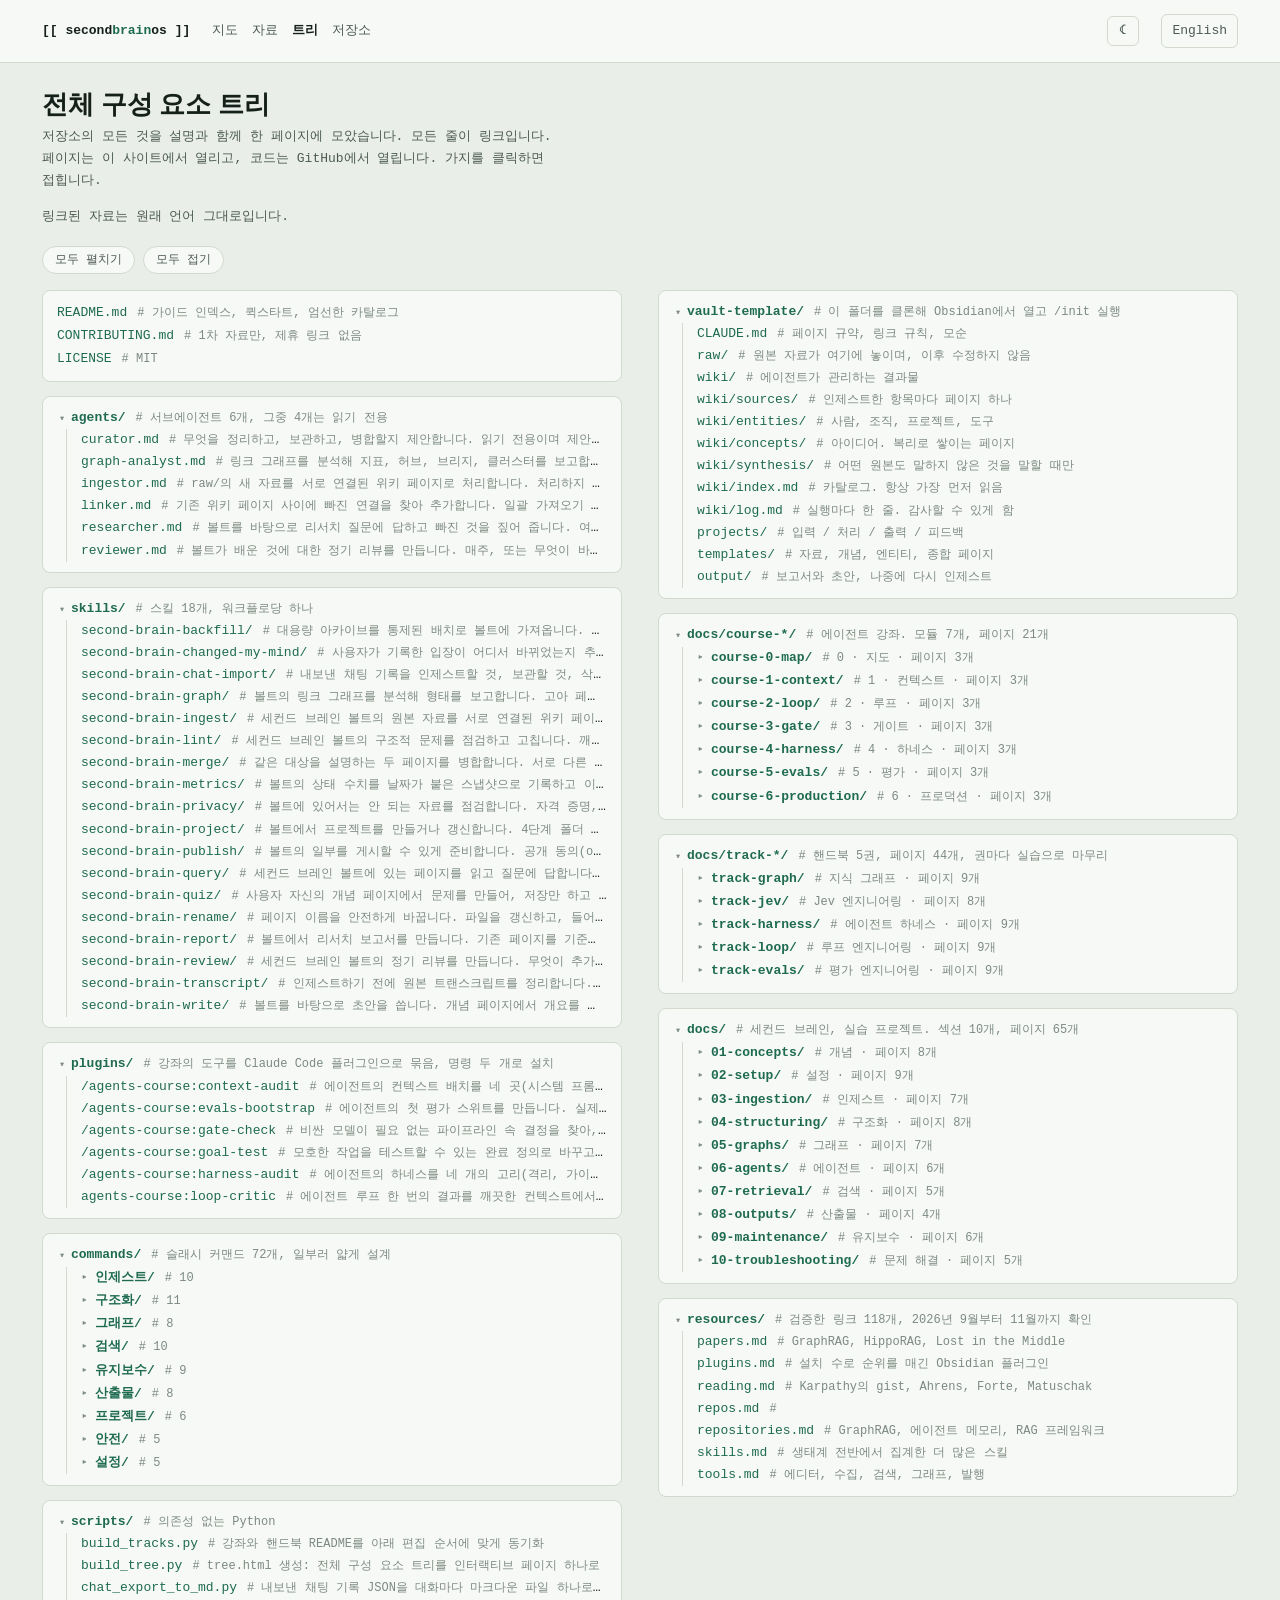
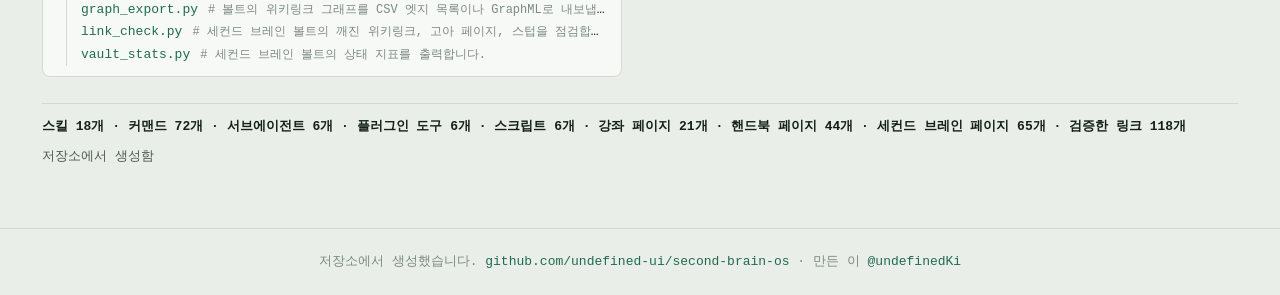
<file: tree.html>
<!DOCTYPE html><html lang="en" data-default-language="ko"><head>
<meta charset="utf-8"><meta name="viewport" content="width=device-width,initial-scale=1">
<script>try{var t=JSON.parse(localStorage.getItem('sbos:theme'));if(t==='dark'||t==='light')document.documentElement.dataset.theme=t}catch(e){}</script><title data-i18n="The full component tree - Second Brain OS">The full component tree - Second Brain OS</title>
<meta name="description" content="Every component in second-brain-os on one page: the agents course, five handbooks, the second-brain project, skills, commands, agents, scripts and resources, each line a link.">
<link rel="icon" href="data:image/svg+xml,%3Csvg xmlns='http://www.w3.org/2000/svg' viewBox='0 0 32 32'%3E%3Crect width='32' height='32' rx='7' fill='%23F7F9F6'/%3E%3Crect x='.5' y='.5' width='31' height='31' rx='6.5' fill='none' stroke='%23D2DACF'/%3E%3Cpath d='M10 21 L16 11 L22 19 M16 11 L23 9' stroke='%231F6B52' stroke-width='1.6' fill='none'/%3E%3Ccircle cx='10' cy='21' r='3' fill='%23F7F9F6' stroke='%231F6B52' stroke-width='1.6'/%3E%3Ccircle cx='16' cy='11' r='3' fill='%23F7F9F6' stroke='%231F6B52' stroke-width='1.6'/%3E%3Ccircle cx='22' cy='19' r='3' fill='%23F7F9F6' stroke='%231F6B52' stroke-width='1.6'/%3E%3Ccircle cx='24' cy='8' r='2' fill='%231F6B52'/%3E%3C/svg%3E">
<style>
:root{--paper:#EAEEE9;--card:#F7F9F6;--ink:#15201B;--soft:#4B5A52;--faint:#7C8A82;
  --rule:#D2DACF;--accent:#1F6B52;--accent-bg:#E1EDE5;color-scheme:light}
/* dark: follows the system unless the visitor picked a theme */
@media (prefers-color-scheme:dark){:root:not([data-theme="light"]){--paper:#0F1513;--card:#171F1B;--ink:#E2E8E3;--soft:#A7B4AC;--faint:#7B8981;--rule:#29342F;--accent:#5DBB94;--accent-bg:#1B2C24;--num:#D4AC52;--paper-rgb:15,21,19;--on-accent:#0F1513;color-scheme:dark}}
:root[data-theme="dark"]{--paper:#0F1513;--card:#171F1B;--ink:#E2E8E3;--soft:#A7B4AC;--faint:#7B8981;--rule:#29342F;--accent:#5DBB94;--accent-bg:#1B2C24;--num:#D4AC52;--paper-rgb:15,21,19;--on-accent:#0F1513;color-scheme:dark}
.theme{font:15px/1 ui-monospace,Menlo,monospace;color:var(--soft);background:none;border:1px solid var(--rule);border-radius:6px;width:32px;height:30px;cursor:pointer;flex:none}
.theme:hover{color:var(--ink);border-color:var(--accent)}
*{box-sizing:border-box;margin:0;padding:0}
body{background:var(--paper);color:var(--ink);
  font:13px/1.7 ui-monospace,Menlo,Consolas,monospace}
a{color:var(--accent);text-decoration:none}
a:hover{text-decoration:underline}
header{border-bottom:1px solid var(--rule);background:var(--card)}
.bar{max-width:1240px;margin:0 auto;padding:14px 22px;display:flex;gap:22px;align-items:baseline}
.brand{font-weight:700;color:var(--ink)}
.brand span{color:var(--accent)}
nav{display:flex;gap:14px}
nav a{color:var(--soft)}nav a.on{color:var(--ink);font-weight:600}
.wrap{max-width:1240px;margin:0 auto;padding:26px 22px 60px}
h1{font:700 26px/1.2 Georgia,'Times New Roman',serif;margin-bottom:6px}
.lede{color:var(--soft);margin-bottom:14px;max-width:70ch}
.ctl{margin-bottom:16px;display:flex;gap:8px}
.ctl button{font:inherit;font-size:11.5px;color:var(--soft);background:var(--card);
  border:1px solid var(--rule);border-radius:99px;padding:3px 12px;cursor:pointer}
.ctl button:hover{border-color:var(--accent);color:var(--accent)}
.cols{columns:1;column-gap:36px}
@media(min-width:1080px){.cols{columns:2}}
.sec{break-inside:avoid;margin-bottom:14px;background:var(--card);
  border:1px solid var(--rule);border-radius:8px;padding:10px 14px}
details>summary{cursor:pointer;list-style:none;white-space:nowrap;overflow:hidden;
  text-overflow:ellipsis}
details>summary::before{content:'\25B8';color:var(--faint);margin-right:7px;
  display:inline-block;transition:transform .12s}
details[open]>summary::before{transform:rotate(90deg)}
summary a{font-weight:700}
.kids{margin-left:9px;padding-left:14px;border-left:1px solid var(--rule)}
.kids details{margin:1px 0}
.r{white-space:nowrap;overflow:hidden;text-overflow:ellipsis}
.r.top{margin:1px 0}
.c{color:var(--faint);margin-left:10px;font-size:12px}
.counts{margin-top:26px;border-top:1px solid var(--rule);padding-top:12px;
  color:var(--soft);display:flex;justify-content:space-between;flex-wrap:wrap;gap:8px}
.counts b{color:var(--ink);font-weight:600}
footer{border-top:1px solid var(--rule);padding:22px;text-align:center;color:var(--faint)}
</style>
<link rel="stylesheet" href="assets/site/i18n.css?v=1b79eda4a1">
<script src="assets/site/i18n.js?v=4b22130693"></script>
<script src="assets/site/catalog-i18n.js?v=fc7682ac22"></script>
<script src="assets/site/graph-i18n.js?v=d0aae846ac"></script>
</head><body>
<header><div class="bar">
  <a class="brand" href="index.html">[[ second<span>brain</span>os ]]</a>
  <nav>
    <a href="index.html" data-i18n="Map">Map</a>
    <a href="resources.html" data-i18n="Resources">Resources</a>
    <a href="tree.html" class="on" data-i18n="Tree">Tree</a>
    <a href="https://github.com/undefined-ui/second-brain-os" data-i18n="Repo">Repo</a>
  </nav>
  <button class="theme" id="theme" data-i18n-aria-label="Switch between light and dark theme" aria-label="Switch between light and dark theme">&#9790;</button>
  <button class="language-toggle" type="button" data-language-toggle>한국어</button>
</div></header>
<div class="wrap">
  <h1 data-i18n="The full component tree">The full component tree</h1>
  <p class="lede" data-i18n="Everything in the repository on one page, annotated. Every line is a link: pages open on this site, code opens on GitHub. Click a branch to fold it.">Everything in the repository on one page, annotated. Every line is a link: pages open on this site, code opens on GitHub. Click a branch to fold it.</p>
  <p class="content-language" data-i18n="Linked sources retain their original language.">Linked sources retain their original language.</p>
  <div class="ctl">
    <button data-i18n="expand all" onclick="document.querySelectorAll('details').forEach(d=>d.open=true)">expand all</button>
    <button data-i18n="collapse all" onclick="document.querySelectorAll('details').forEach(d=>d.open=false)">collapse all</button>
  </div>
  <div class="cols"><div class="sec"><div class="r top"><a href="https://github.com/undefined-ui/second-brain-os/blob/main/README.md">README.md</a><span class="c"># <span data-i18n="Guide index, quickstart, curated catalog">Guide index, quickstart, curated catalog</span></span></div><div class="r top"><a href="https://github.com/undefined-ui/second-brain-os/blob/main/CONTRIBUTING.md">CONTRIBUTING.md</a><span class="c"># <span data-i18n="Primary sources only, no affiliate links">Primary sources only, no affiliate links</span></span></div><div class="r top"><a href="https://github.com/undefined-ui/second-brain-os/blob/main/LICENSE">LICENSE</a><span class="c"># <span data-i18n="MIT">MIT</span></span></div></div><div class="sec"><details open><summary><a href="https://github.com/undefined-ui/second-brain-os/tree/main/agents"><span data-i18n="agents/">agents/</span></a><span class="c"># <span data-i18n="{count} subagents, 4 of them read-only" data-i18n-params='{&quot;count&quot;: 6}'>6 subagents, 4 of them read-only</span></span></summary><div class="kids"><div class="r "><a href="https://github.com/undefined-ui/second-brain-os/blob/main/agents/curator.md">curator.md</a><span class="c"># <span data-node-description="agent:curator">Proposes what to prune, archive or merge</span></span></div><div class="r "><a href="https://github.com/undefined-ui/second-brain-os/blob/main/agents/graph-analyst.md">graph-analyst.md</a><span class="c"># <span data-node-description="agent:graph-analyst">Analyses the link graph and reports metrics, hubs, bridges and clusters</span></span></div><div class="r "><a href="https://github.com/undefined-ui/second-brain-os/blob/main/agents/ingestor.md">ingestor.md</a><span class="c"># <span data-node-description="agent:ingestor">Processes new material in raw/ into linked wiki pages</span></span></div><div class="r "><a href="https://github.com/undefined-ui/second-brain-os/blob/main/agents/linker.md">linker.md</a><span class="c"># <span data-node-description="agent:linker">Finds and adds missing connections between existing wiki pages</span></span></div><div class="r "><a href="https://github.com/undefined-ui/second-brain-os/blob/main/agents/researcher.md">researcher.md</a><span class="c"># <span data-node-description="agent:researcher">Answers a research question from the vault and flags what is missing</span></span></div><div class="r "><a href="https://github.com/undefined-ui/second-brain-os/blob/main/agents/reviewer.md">reviewer.md</a><span class="c"># <span data-node-description="agent:reviewer">Produces the periodic review of what the vault learned</span></span></div></div></details></div><div class="sec"><details open><summary><a href="https://github.com/undefined-ui/second-brain-os/tree/main/skills"><span data-i18n="skills/">skills/</span></a><span class="c"># <span data-i18n="{count} skills, one per workflow" data-i18n-params='{&quot;count&quot;: 18}'>18 skills, one per workflow</span></span></summary><div class="kids"><div class="r "><a href="https://github.com/undefined-ui/second-brain-os/blob/main/skills/second-brain-backfill/SKILL.md">second-brain-backfill/</a><span class="c"># <span data-node-description="skill:second-brain-backfill">Import a large archive into the vault in controlled batches: triage wha…</span></span></div><div class="r "><a href="https://github.com/undefined-ui/second-brain-os/blob/main/skills/second-brain-changed-my-mind/SKILL.md">second-brain-changed-my-mind/</a><span class="c"># <span data-node-description="skill:second-brain-changed-my-mind">Trace where the user's recorded position on something has shifted: supe…</span></span></div><div class="r "><a href="https://github.com/undefined-ui/second-brain-os/blob/main/skills/second-brain-chat-import/SKILL.md">second-brain-chat-import/</a><span class="c"># <span data-node-description="skill:second-brain-chat-import">Triage an exported chat history into what to ingest, what to archive an…</span></span></div><div class="r "><a href="https://github.com/undefined-ui/second-brain-os/blob/main/skills/second-brain-graph/SKILL.md">second-brain-graph/</a><span class="c"># <span data-node-description="skill:second-brain-graph">Analyse the vault's link graph and report on its shape: orphan rate, av…</span></span></div><div class="r "><a href="https://github.com/undefined-ui/second-brain-os/blob/main/skills/second-brain-ingest/SKILL.md">second-brain-ingest/</a><span class="c"># <span data-node-description="skill:second-brain-ingest">Turn raw source material in a second-brain vault into linked wiki pages…</span></span></div><div class="r "><a href="https://github.com/undefined-ui/second-brain-os/blob/main/skills/second-brain-lint/SKILL.md">second-brain-lint/</a><span class="c"># <span data-node-description="skill:second-brain-lint">Audit a second-brain vault for structural problems and repair them: bro…</span></span></div><div class="r "><a href="https://github.com/undefined-ui/second-brain-os/blob/main/skills/second-brain-merge/SKILL.md">second-brain-merge/</a><span class="c"># <span data-node-description="skill:second-brain-merge">Merge two pages that describe the same thing, preserving every distinct…</span></span></div><div class="r "><a href="https://github.com/undefined-ui/second-brain-os/blob/main/skills/second-brain-metrics/SKILL.md">second-brain-metrics/</a><span class="c"># <span data-node-description="skill:second-brain-metrics">Record a dated snapshot of the vault's health numbers and compare again…</span></span></div><div class="r "><a href="https://github.com/undefined-ui/second-brain-os/blob/main/skills/second-brain-privacy/SKILL.md">second-brain-privacy/</a><span class="c"># <span data-node-description="skill:second-brain-privacy">Audit the vault for material that should not be in it: credentials, oth…</span></span></div><div class="r "><a href="https://github.com/undefined-ui/second-brain-os/blob/main/skills/second-brain-project/SKILL.md">second-brain-project/</a><span class="c"># <span data-node-description="skill:second-brain-project">Set up or update a project in the vault: the four-stage folder pipeline…</span></span></div><div class="r "><a href="https://github.com/undefined-ui/second-brain-os/blob/main/skills/second-brain-publish/SKILL.md">second-brain-publish/</a><span class="c"># <span data-node-description="skill:second-brain-publish">Prepare a subset of the vault for publishing: check opt-in flags, find …</span></span></div><div class="r "><a href="https://github.com/undefined-ui/second-brain-os/blob/main/skills/second-brain-query/SKILL.md">second-brain-query/</a><span class="c"># <span data-node-description="skill:second-brain-query">Answer a question from a second-brain vault by reading its own pages, c…</span></span></div><div class="r "><a href="https://github.com/undefined-ui/second-brain-os/blob/main/skills/second-brain-quiz/SKILL.md">second-brain-quiz/</a><span class="c"># <span data-node-description="skill:second-brain-quiz">Generate questions from the user's own concept pages so they can find o…</span></span></div><div class="r "><a href="https://github.com/undefined-ui/second-brain-os/blob/main/skills/second-brain-rename/SKILL.md">second-brain-rename/</a><span class="c"># <span data-node-description="skill:second-brain-rename">Rename a page safely: update the file, fix every inbound wikilink, add …</span></span></div><div class="r "><a href="https://github.com/undefined-ui/second-brain-os/blob/main/skills/second-brain-report/SKILL.md">second-brain-report/</a><span class="c"># <span data-node-description="skill:second-brain-report">Produce a research report from the vault: scope the question against ex…</span></span></div><div class="r "><a href="https://github.com/undefined-ui/second-brain-os/blob/main/skills/second-brain-review/SKILL.md">second-brain-review/</a><span class="c"># <span data-node-description="skill:second-brain-review">Produce a periodic review of a second-brain vault: what was added, whic…</span></span></div><div class="r "><a href="https://github.com/undefined-ui/second-brain-os/blob/main/skills/second-brain-transcript/SKILL.md">second-brain-transcript/</a><span class="c"># <span data-node-description="skill:second-brain-transcript">Clean a raw transcript before ingestion: punctuate, paragraph, label sp…</span></span></div><div class="r "><a href="https://github.com/undefined-ui/second-brain-os/blob/main/skills/second-brain-write/SKILL.md">second-brain-write/</a><span class="c"># <span data-node-description="skill:second-brain-write">Draft from the vault: outline from concept pages, keep citations to the…</span></span></div></div></details></div><div class="sec"><details open><summary><a href="https://github.com/undefined-ui/second-brain-os/tree/main/plugins"><span data-i18n="plugins/">plugins/</span></a><span class="c"># <span data-i18n="the course&#x27;s tools as a Claude Code plugin, installable in two commands">the course's tools as a Claude Code plugin, installable in two commands</span></span></summary><div class="kids"><div class="r "><a href="https://github.com/undefined-ui/second-brain-os/blob/main/plugins/agents-course/skills/context-audit/SKILL.md">/agents-course:context-audit</a><span class="c"># <span data-node-description="plug:context-audit">Audit an agent's context layout against the four places: system prompt,…</span></span></div><div class="r "><a href="https://github.com/undefined-ui/second-brain-os/blob/main/plugins/agents-course/skills/evals-bootstrap/SKILL.md">/agents-course:evals-bootstrap</a><span class="c"># <span data-node-description="plug:evals-bootstrap">Scaffold a first eval suite for an agent: mine real failures into cases…</span></span></div><div class="r "><a href="https://github.com/undefined-ui/second-brain-os/blob/main/plugins/agents-course/skills/gate-check/SKILL.md">/agents-course:gate-check</a><span class="c"># <span data-node-description="plug:gate-check">Find the decisions in a pipeline that do not need the expensive model a…</span></span></div><div class="r "><a href="https://github.com/undefined-ui/second-brain-os/blob/main/plugins/agents-course/skills/goal-test/SKILL.md">/agents-course:goal-test</a><span class="c"># <span data-node-description="plug:goal-test">Turn a vague task into a testable definition of done and generate an ex…</span></span></div><div class="r "><a href="https://github.com/undefined-ui/second-brain-os/blob/main/plugins/agents-course/skills/harness-audit/SKILL.md">/agents-course:harness-audit</a><span class="c"># <span data-node-description="plug:harness-audit">Audit an agent's harness against the four rings: containment, guides, s…</span></span></div><div class="r "><a href="https://github.com/undefined-ui/second-brain-os/blob/main/plugins/agents-course/agents/loop-critic.md">agents-course:loop-critic</a><span class="c"># <span data-node-description="plug:loop-critic">Reviews the result of an agent loop iteration in a clean context: check…</span></span></div></div></details></div><div class="sec"><details open><summary><a href="https://github.com/undefined-ui/second-brain-os/tree/main/commands">commands/</a><span class="c"># <span data-i18n="{count} slash commands, thin by design" data-i18n-params='{&quot;count&quot;: 72}'>72 slash commands, thin by design</span></span></summary><div class="kids"><details><summary><a href="https://github.com/undefined-ui/second-brain-os/tree/main/commands"><span data-i18n="ingestion/">ingestion/</span></a><span class="c"># <span data-i18n="10">10</span></span></summary><div class="kids"><div class="r "><a href="https://github.com/undefined-ui/second-brain-os/blob/main/commands/ingest.md">/ingest</a><span class="c"># <span data-node-description="cmd:ingest">Ingest new material from raw/ into the wiki</span></span></div><div class="r "><a href="https://github.com/undefined-ui/second-brain-os/blob/main/commands/ingest-url.md">/ingest-url</a><span class="c"># <span data-node-description="cmd:ingest-url">Clip and ingest a web page</span></span></div><div class="r "><a href="https://github.com/undefined-ui/second-brain-os/blob/main/commands/ingest-youtube.md">/ingest-youtube</a><span class="c"># <span data-node-description="cmd:ingest-youtube">Ingest a video or podcast transcript</span></span></div><div class="r "><a href="https://github.com/undefined-ui/second-brain-os/blob/main/commands/ingest-pdf.md">/ingest-pdf</a><span class="c"># <span data-node-description="cmd:ingest-pdf">Ingest a PDF</span></span></div><div class="r "><a href="https://github.com/undefined-ui/second-brain-os/blob/main/commands/ingest-paper.md">/ingest-paper</a><span class="c"># <span data-node-description="cmd:ingest-paper">Ingest an academic paper</span></span></div><div class="r "><a href="https://github.com/undefined-ui/second-brain-os/blob/main/commands/ingest-chats.md">/ingest-chats</a><span class="c"># <span data-node-description="cmd:ingest-chats">Import an exported chat history</span></span></div><div class="r "><a href="https://github.com/undefined-ui/second-brain-os/blob/main/commands/ingest-voice.md">/ingest-voice</a><span class="c"># <span data-node-description="cmd:ingest-voice">Ingest a voice note</span></span></div><div class="r "><a href="https://github.com/undefined-ui/second-brain-os/blob/main/commands/ingest-newsletter.md">/ingest-newsletter</a><span class="c"># <span data-node-description="cmd:ingest-newsletter">Ingest newsletters without duplicating</span></span></div><div class="r "><a href="https://github.com/undefined-ui/second-brain-os/blob/main/commands/ingest-highlights.md">/ingest-highlights</a><span class="c"># <span data-node-description="cmd:ingest-highlights">Ingest book or article highlights</span></span></div><div class="r "><a href="https://github.com/undefined-ui/second-brain-os/blob/main/commands/backfill.md">/backfill</a><span class="c"># <span data-node-description="cmd:backfill">Bulk import an archive in batches</span></span></div></div></details><details><summary><a href="https://github.com/undefined-ui/second-brain-os/tree/main/commands"><span data-i18n="structuring/">structuring/</span></a><span class="c"># <span data-i18n="11">11</span></span></summary><div class="kids"><div class="r "><a href="https://github.com/undefined-ui/second-brain-os/blob/main/commands/link.md">/link</a><span class="c"># <span data-node-description="cmd:link">Find and add missing connections</span></span></div><div class="r "><a href="https://github.com/undefined-ui/second-brain-os/blob/main/commands/dedupe.md">/dedupe</a><span class="c"># <span data-node-description="cmd:dedupe">Find near-duplicate pages</span></span></div><div class="r "><a href="https://github.com/undefined-ui/second-brain-os/blob/main/commands/merge.md">/merge</a><span class="c"># <span data-node-description="cmd:merge">Merge two pages</span></span></div><div class="r "><a href="https://github.com/undefined-ui/second-brain-os/blob/main/commands/rename.md">/rename</a><span class="c"># <span data-node-description="cmd:rename">Rename a page and fix every link</span></span></div><div class="r "><a href="https://github.com/undefined-ui/second-brain-os/blob/main/commands/split.md">/split</a><span class="c"># <span data-node-description="cmd:split">Split an overloaded page</span></span></div><div class="r "><a href="https://github.com/undefined-ui/second-brain-os/blob/main/commands/retype.md">/retype</a><span class="c"># <span data-node-description="cmd:retype">Fix a page's type</span></span></div><div class="r "><a href="https://github.com/undefined-ui/second-brain-os/blob/main/commands/schema.md">/schema</a><span class="c"># <span data-node-description="cmd:schema">Check frontmatter against the schema</span></span></div><div class="r "><a href="https://github.com/undefined-ui/second-brain-os/blob/main/commands/tags.md">/tags</a><span class="c"># <span data-node-description="cmd:tags">Audit the tag vocabulary</span></span></div><div class="r "><a href="https://github.com/undefined-ui/second-brain-os/blob/main/commands/aliases.md">/aliases</a><span class="c"># <span data-node-description="cmd:aliases">Find missing aliases</span></span></div><div class="r "><a href="https://github.com/undefined-ui/second-brain-os/blob/main/commands/contradictions.md">/contradictions</a><span class="c"># <span data-node-description="cmd:contradictions">List unresolved contradictions</span></span></div><div class="r "><a href="https://github.com/undefined-ui/second-brain-os/blob/main/commands/index.md">/index</a><span class="c"># <span data-node-description="cmd:index">Rebuild the index</span></span></div></div></details><details><summary><a href="https://github.com/undefined-ui/second-brain-os/tree/main/commands"><span data-i18n="graph/">graph/</span></a><span class="c"># <span data-i18n="8">8</span></span></summary><div class="kids"><div class="r "><a href="https://github.com/undefined-ui/second-brain-os/blob/main/commands/graph.md">/graph</a><span class="c"># <span data-node-description="cmd:graph">Report the shape of the graph</span></span></div><div class="r "><a href="https://github.com/undefined-ui/second-brain-os/blob/main/commands/graph-export.md">/graph-export</a><span class="c"># <span data-node-description="cmd:graph-export">Export the graph for outside analysis</span></span></div><div class="r "><a href="https://github.com/undefined-ui/second-brain-os/blob/main/commands/orphans.md">/orphans</a><span class="c"># <span data-node-description="cmd:orphans">Find unreachable pages</span></span></div><div class="r "><a href="https://github.com/undefined-ui/second-brain-os/blob/main/commands/hubs.md">/hubs</a><span class="c"># <span data-node-description="cmd:hubs">Find pages that swallowed the graph</span></span></div><div class="r "><a href="https://github.com/undefined-ui/second-brain-os/blob/main/commands/bridges.md">/bridges</a><span class="c"># <span data-node-description="cmd:bridges">Find the pages holding the graph together</span></span></div><div class="r "><a href="https://github.com/undefined-ui/second-brain-os/blob/main/commands/clusters.md">/clusters</a><span class="c"># <span data-node-description="cmd:clusters">Show what the vault is actually about</span></span></div><div class="r "><a href="https://github.com/undefined-ui/second-brain-os/blob/main/commands/typed-links.md">/typed-links</a><span class="c"># <span data-node-description="cmd:typed-links">Add relation types where they matter</span></span></div><div class="r "><a href="https://github.com/undefined-ui/second-brain-os/blob/main/commands/stale.md">/stale</a><span class="c"># <span data-node-description="cmd:stale">Find concept pages nobody has touched</span></span></div></div></details><details><summary><a href="https://github.com/undefined-ui/second-brain-os/tree/main/commands"><span data-i18n="retrieval/">retrieval/</span></a><span class="c"># <span data-i18n="10">10</span></span></summary><div class="kids"><div class="r "><a href="https://github.com/undefined-ui/second-brain-os/blob/main/commands/ask.md">/ask</a><span class="c"># <span data-node-description="cmd:ask">Ask a question answered only from the vault</span></span></div><div class="r "><a href="https://github.com/undefined-ui/second-brain-os/blob/main/commands/know.md">/know</a><span class="c"># <span data-node-description="cmd:know">What do I know about a topic</span></span></div><div class="r "><a href="https://github.com/undefined-ui/second-brain-os/blob/main/commands/connect.md">/connect</a><span class="c"># <span data-node-description="cmd:connect">Find the path between two ideas</span></span></div><div class="r "><a href="https://github.com/undefined-ui/second-brain-os/blob/main/commands/compare.md">/compare</a><span class="c"># <span data-node-description="cmd:compare">Compare two things from your own sources</span></span></div><div class="r "><a href="https://github.com/undefined-ui/second-brain-os/blob/main/commands/sources.md">/sources</a><span class="c"># <span data-node-description="cmd:sources">Show what a claim rests on</span></span></div><div class="r "><a href="https://github.com/undefined-ui/second-brain-os/blob/main/commands/gaps.md">/gaps</a><span class="c"># <span data-node-description="cmd:gaps">What is missing from my understanding</span></span></div><div class="r "><a href="https://github.com/undefined-ui/second-brain-os/blob/main/commands/contradicts.md">/contradicts</a><span class="c"># <span data-node-description="cmd:contradicts">Argue against me</span></span></div><div class="r "><a href="https://github.com/undefined-ui/second-brain-os/blob/main/commands/timeline.md">/timeline</a><span class="c"># <span data-node-description="cmd:timeline">How my sources developed over time</span></span></div><div class="r "><a href="https://github.com/undefined-ui/second-brain-os/blob/main/commands/trace.md">/trace</a><span class="c"># <span data-node-description="cmd:trace">Show which pages an answer used</span></span></div><div class="r "><a href="https://github.com/undefined-ui/second-brain-os/blob/main/commands/changed-my-mind.md">/changed-my-mind</a><span class="c"># <span data-node-description="cmd:changed-my-mind">What I have revised</span></span></div></div></details><details><summary><a href="https://github.com/undefined-ui/second-brain-os/tree/main/commands"><span data-i18n="maintenance/">maintenance/</span></a><span class="c"># <span data-i18n="9">9</span></span></summary><div class="kids"><div class="r "><a href="https://github.com/undefined-ui/second-brain-os/blob/main/commands/lint.md">/lint</a><span class="c"># <span data-node-description="cmd:lint">Audit structure and repair what is mechanical</span></span></div><div class="r "><a href="https://github.com/undefined-ui/second-brain-os/blob/main/commands/health.md">/health</a><span class="c"># <span data-node-description="cmd:health">Quick health check</span></span></div><div class="r "><a href="https://github.com/undefined-ui/second-brain-os/blob/main/commands/metrics.md">/metrics</a><span class="c"># <span data-node-description="cmd:metrics">Record a dated metrics snapshot</span></span></div><div class="r "><a href="https://github.com/undefined-ui/second-brain-os/blob/main/commands/review.md">/review</a><span class="c"># <span data-node-description="cmd:review">Periodic review of what the vault learned</span></span></div><div class="r "><a href="https://github.com/undefined-ui/second-brain-os/blob/main/commands/weekly.md">/weekly</a><span class="c"># <span data-node-description="cmd:weekly">The weekly review</span></span></div><div class="r "><a href="https://github.com/undefined-ui/second-brain-os/blob/main/commands/monthly.md">/monthly</a><span class="c"># <span data-node-description="cmd:monthly">The monthly structural review</span></span></div><div class="r "><a href="https://github.com/undefined-ui/second-brain-os/blob/main/commands/prune.md">/prune</a><span class="c"># <span data-node-description="cmd:prune">Find what is safe to remove</span></span></div><div class="r "><a href="https://github.com/undefined-ui/second-brain-os/blob/main/commands/archive.md">/archive</a><span class="c"># <span data-node-description="cmd:archive">Move cold material out of the wiki</span></span></div><div class="r "><a href="https://github.com/undefined-ui/second-brain-os/blob/main/commands/commit.md">/commit</a><span class="c"># <span data-node-description="cmd:commit">Commit the current state with a useful message</span></span></div></div></details><details><summary><a href="https://github.com/undefined-ui/second-brain-os/tree/main/commands"><span data-i18n="outputs/">outputs/</span></a><span class="c"># <span data-i18n="8">8</span></span></summary><div class="kids"><div class="r "><a href="https://github.com/undefined-ui/second-brain-os/blob/main/commands/outline.md">/outline</a><span class="c"># <span data-node-description="cmd:outline">Outline a piece from your concept pages</span></span></div><div class="r "><a href="https://github.com/undefined-ui/second-brain-os/blob/main/commands/draft.md">/draft</a><span class="c"># <span data-node-description="cmd:draft">Draft from the vault</span></span></div><div class="r "><a href="https://github.com/undefined-ui/second-brain-os/blob/main/commands/report.md">/report</a><span class="c"># <span data-node-description="cmd:report">Write a research report</span></span></div><div class="r "><a href="https://github.com/undefined-ui/second-brain-os/blob/main/commands/publish.md">/publish</a><span class="c"># <span data-node-description="cmd:publish">Check what is safe to publish</span></span></div><div class="r "><a href="https://github.com/undefined-ui/second-brain-os/blob/main/commands/export.md">/export</a><span class="c"># <span data-node-description="cmd:export">Export a page or set of pages</span></span></div><div class="r "><a href="https://github.com/undefined-ui/second-brain-os/blob/main/commands/quiz.md">/quiz</a><span class="c"># <span data-node-description="cmd:quiz">Test yourself on your own pages</span></span></div><div class="r "><a href="https://github.com/undefined-ui/second-brain-os/blob/main/commands/explain.md">/explain</a><span class="c"># <span data-node-description="cmd:explain">Explain it back and find the gaps</span></span></div><div class="r "><a href="https://github.com/undefined-ui/second-brain-os/blob/main/commands/ingest-mine.md">/ingest-mine</a><span class="c"># <span data-node-description="cmd:ingest-mine">Ingest your own finished work</span></span></div></div></details><details><summary><a href="https://github.com/undefined-ui/second-brain-os/tree/main/commands"><span data-i18n="projects/">projects/</span></a><span class="c"># <span data-i18n="6">6</span></span></summary><div class="kids"><div class="r "><a href="https://github.com/undefined-ui/second-brain-os/blob/main/commands/project.md">/project</a><span class="c"># <span data-node-description="cmd:project">Create a project</span></span></div><div class="r "><a href="https://github.com/undefined-ui/second-brain-os/blob/main/commands/project-status.md">/project-status</a><span class="c"># <span data-node-description="cmd:project-status">Where a project stands</span></span></div><div class="r "><a href="https://github.com/undefined-ui/second-brain-os/blob/main/commands/decisions.md">/decisions</a><span class="c"># <span data-node-description="cmd:decisions">List decisions made</span></span></div><div class="r "><a href="https://github.com/undefined-ui/second-brain-os/blob/main/commands/commitments.md">/commitments</a><span class="c"># <span data-node-description="cmd:commitments">List open commitments</span></span></div><div class="r "><a href="https://github.com/undefined-ui/second-brain-os/blob/main/commands/handoff.md">/handoff</a><span class="c"># <span data-node-description="cmd:handoff">Prepare a handoff brief</span></span></div><div class="r "><a href="https://github.com/undefined-ui/second-brain-os/blob/main/commands/scope.md">/scope</a><span class="c"># <span data-node-description="cmd:scope">Pull knowledge into a project</span></span></div></div></details><details><summary><a href="https://github.com/undefined-ui/second-brain-os/tree/main/commands"><span data-i18n="safety/">safety/</span></a><span class="c"># <span data-i18n="5">5</span></span></summary><div class="kids"><div class="r "><a href="https://github.com/undefined-ui/second-brain-os/blob/main/commands/privacy.md">/privacy</a><span class="c"># <span data-node-description="cmd:privacy">Audit what should not be in the vault</span></span></div><div class="r "><a href="https://github.com/undefined-ui/second-brain-os/blob/main/commands/secrets.md">/secrets</a><span class="c"># <span data-node-description="cmd:secrets">Scan for credentials</span></span></div><div class="r "><a href="https://github.com/undefined-ui/second-brain-os/blob/main/commands/dry-run.md">/dry-run</a><span class="c"># <span data-node-description="cmd:dry-run">Preview a run without writing</span></span></div><div class="r "><a href="https://github.com/undefined-ui/second-brain-os/blob/main/commands/rollback.md">/rollback</a><span class="c"># <span data-node-description="cmd:rollback">Undo the last run</span></span></div><div class="r "><a href="https://github.com/undefined-ui/second-brain-os/blob/main/commands/audit.md">/audit</a><span class="c"># <span data-node-description="cmd:audit">Audit what an agent did</span></span></div></div></details><details><summary><a href="https://github.com/undefined-ui/second-brain-os/tree/main/commands"><span data-i18n="setup/">setup/</span></a><span class="c"># <span data-i18n="5">5</span></span></summary><div class="kids"><div class="r "><a href="https://github.com/undefined-ui/second-brain-os/blob/main/commands/init.md">/init</a><span class="c"># <span data-node-description="cmd:init">Scaffold a new vault</span></span></div><div class="r "><a href="https://github.com/undefined-ui/second-brain-os/blob/main/commands/claude-md.md">/claude-md</a><span class="c"># <span data-node-description="cmd:claude-md">Build or update your CLAUDE.md</span></span></div><div class="r "><a href="https://github.com/undefined-ui/second-brain-os/blob/main/commands/install.md">/install</a><span class="c"># <span data-node-description="cmd:install">Install the skills, commands and agents</span></span></div><div class="r "><a href="https://github.com/undefined-ui/second-brain-os/blob/main/commands/doctor.md">/doctor</a><span class="c"># <span data-node-description="cmd:doctor">Check the setup is working</span></span></div><div class="r "><a href="https://github.com/undefined-ui/second-brain-os/blob/main/commands/schedule.md">/schedule</a><span class="c"># <span data-node-description="cmd:schedule">Set up scheduled maintenance</span></span></div></div></details></div></details></div><div class="sec"><details open><summary><a href="https://github.com/undefined-ui/second-brain-os/tree/main/scripts"><span data-i18n="scripts/">scripts/</span></a><span class="c"># <span data-i18n="Dependency-free Python">Dependency-free Python</span></span></summary><div class="kids"><div class="r "><a href="https://github.com/undefined-ui/second-brain-os/blob/main/scripts/build_tracks.py">build_tracks.py</a><span class="c"># <span data-i18n="Sync the course and handbook READMEs with the editorial order below">Sync the course and handbook READMEs with the editorial order below</span></span></div><div class="r "><a href="https://github.com/undefined-ui/second-brain-os/blob/main/scripts/build_tree.py">build_tree.py</a><span class="c"># <span data-i18n="Generate tree.html - the full component tree as one interactive page">Generate tree.html - the full component tree as one interactive page</span></span></div><div class="r "><a href="https://github.com/undefined-ui/second-brain-os/blob/main/scripts/chat_export_to_md.py">chat_export_to_md.py</a><span class="c"># <span data-node-description="script:chat_export_to_md.py">Convert an exported chat history JSON into one markdown file per conver…</span></span></div><div class="r "><a href="https://github.com/undefined-ui/second-brain-os/blob/main/scripts/graph_export.py">graph_export.py</a><span class="c"># <span data-node-description="script:graph_export.py">Export a vault's wikilink graph as CSV edges or GraphML</span></span></div><div class="r "><a href="https://github.com/undefined-ui/second-brain-os/blob/main/scripts/link_check.py">link_check.py</a><span class="c"># <span data-node-description="script:link_check.py">Check a second-brain vault for broken wikilinks, orphan pages and stubs</span></span></div><div class="r "><a href="https://github.com/undefined-ui/second-brain-os/blob/main/scripts/vault_stats.py">vault_stats.py</a><span class="c"># <span data-node-description="script:vault_stats.py">Print health metrics for a second-brain vault</span></span></div></div></details></div><div class="sec"><details open><summary><a href="https://github.com/undefined-ui/second-brain-os/tree/main/vault-template"><span data-i18n="vault-template/">vault-template/</span></a><span class="c"># <span data-i18n="Clone this folder, open it in Obsidian, run /init">Clone this folder, open it in Obsidian, run /init</span></span></summary><div class="kids"><div class="r "><a href="https://github.com/undefined-ui/second-brain-os/blob/main/vault-template/CLAUDE.md">CLAUDE.md</a><span class="c"># <span data-i18n="Page contracts, linking rules, contradictions">Page contracts, linking rules, contradictions</span></span></div><div class="r "><a href="https://github.com/undefined-ui/second-brain-os/tree/main/vault-template/raw">raw/</a><span class="c"># <span data-i18n="Sources land here, never edited after">Sources land here, never edited after</span></span></div><div class="r "><a href="https://github.com/undefined-ui/second-brain-os/tree/main/vault-template/wiki">wiki/</a><span class="c"># <span data-i18n="The artefact the agent maintains">The artefact the agent maintains</span></span></div><div class="r "><a href="https://github.com/undefined-ui/second-brain-os/tree/main/vault-template/wiki/sources">wiki/sources/</a><span class="c"># <span data-i18n="One page per ingested item">One page per ingested item</span></span></div><div class="r "><a href="https://github.com/undefined-ui/second-brain-os/tree/main/vault-template/wiki/entities">wiki/entities/</a><span class="c"># <span data-i18n="People, orgs, projects, tools">People, orgs, projects, tools</span></span></div><div class="r "><a href="https://github.com/undefined-ui/second-brain-os/tree/main/vault-template/wiki/concepts">wiki/concepts/</a><span class="c"># <span data-i18n="Ideas. The pages that compound">Ideas. The pages that compound</span></span></div><div class="r "><a href="https://github.com/undefined-ui/second-brain-os/tree/main/vault-template/wiki/synthesis">wiki/synthesis/</a><span class="c"># <span data-i18n="Only when it says what no source did">Only when it says what no source did</span></span></div><div class="r "><a href="https://github.com/undefined-ui/second-brain-os/blob/main/vault-template/wiki/index.md">wiki/index.md</a><span class="c"># <span data-i18n="Catalog. Read first, always">Catalog. Read first, always</span></span></div><div class="r "><a href="https://github.com/undefined-ui/second-brain-os/blob/main/vault-template/wiki/log.md">wiki/log.md</a><span class="c"># <span data-i18n="One line per run. Makes it auditable">One line per run. Makes it auditable</span></span></div><div class="r "><a href="https://github.com/undefined-ui/second-brain-os/tree/main/vault-template/projects">projects/</a><span class="c"># <span data-i18n="Inputs / Process / Outputs / Feedback">Inputs / Process / Outputs / Feedback</span></span></div><div class="r "><a href="https://github.com/undefined-ui/second-brain-os/tree/main/vault-template/templates">templates/</a><span class="c"># <span data-i18n="Source, concept, entity, synthesis">Source, concept, entity, synthesis</span></span></div><div class="r "><a href="https://github.com/undefined-ui/second-brain-os/tree/main/vault-template/output">output/</a><span class="c"># <span data-i18n="Reports and drafts, ingested back later">Reports and drafts, ingested back later</span></span></div></div></details></div><div class="sec"><details open><summary><a href="index.html">docs/course-*/</a><span class="c"># <span data-i18n="The agents course. 7 modules, {count} pages" data-i18n-params='{&quot;count&quot;: 21}'>The agents course. 7 modules, 21 pages</span></span></summary><div class="kids"><details><summary><a href="index.html#course-0-map/what-an-agent-is"><span data-i18n="course-0-map/">course-0-map/</span></a><span class="c"># <span data-node-label="sec:course-0-map">0 · The map</span> · <span data-i18n="{count} pages" data-i18n-params='{&quot;count&quot;: 3}'>3 pages</span></span></summary><div class="kids"><div class="r "><a href="index.html#course-0-map/what-an-agent-is">what-an-agent-is.md</a><span class="c"># <span data-node-label="course-0-map/what-an-agent-is">What an agent is</span></span></div><div class="r "><a href="index.html#course-0-map/five-layers">five-layers.md</a><span class="c"># <span data-node-label="course-0-map/five-layers">Five layers, one system</span></span></div><div class="r "><a href="index.html#course-0-map/agents-or-workflows">agents-or-workflows.md</a><span class="c"># <span data-node-label="course-0-map/agents-or-workflows">Agents or workflows</span></span></div></div></details><details><summary><a href="index.html#course-1-context/how-models-read"><span data-i18n="course-1-context/">course-1-context/</span></a><span class="c"># <span data-node-label="sec:course-1-context">1 · Context</span> · <span data-i18n="{count} pages" data-i18n-params='{&quot;count&quot;: 3}'>3 pages</span></span></summary><div class="kids"><div class="r "><a href="index.html#course-1-context/how-models-read">how-models-read.md</a><span class="c"># <span data-node-label="course-1-context/how-models-read">How models read context</span></span></div><div class="r "><a href="index.html#course-1-context/the-four-places">the-four-places.md</a><span class="c"># <span data-node-label="course-1-context/the-four-places">The four places</span></span></div><div class="r "><a href="index.html#course-1-context/context-practice">context-practice.md</a><span class="c"># <span data-node-label="course-1-context/context-practice">Context in practice</span></span></div></div></details><details><summary><a href="index.html#course-2-loop/loops-vs-workflows"><span data-i18n="course-2-loop/">course-2-loop/</span></a><span class="c"># <span data-node-label="sec:course-2-loop">2 · Loop</span> · <span data-i18n="{count} pages" data-i18n-params='{&quot;count&quot;: 3}'>3 pages</span></span></summary><div class="kids"><div class="r "><a href="index.html#course-2-loop/loops-vs-workflows">loops-vs-workflows.md</a><span class="c"># <span data-node-label="course-2-loop/loops-vs-workflows">Loops versus workflows</span></span></div><div class="r "><a href="index.html#course-2-loop/the-four-parts">the-four-parts.md</a><span class="c"># <span data-node-label="course-2-loop/the-four-parts">The four parts of a loop</span></span></div><div class="r "><a href="index.html#course-2-loop/loop-practice">loop-practice.md</a><span class="c"># <span data-node-label="course-2-loop/loop-practice">Loop practice: filter, loop, fall back</span></span></div></div></details><details><summary><a href="index.html#course-3-gate/cheap-decisions"><span data-i18n="course-3-gate/">course-3-gate/</span></a><span class="c"># <span data-node-label="sec:course-3-gate">3 · The gate</span> · <span data-i18n="{count} pages" data-i18n-params='{&quot;count&quot;: 3}'>3 pages</span></span></summary><div class="kids"><div class="r "><a href="index.html#course-3-gate/cheap-decisions">cheap-decisions.md</a><span class="c"># <span data-node-label="course-3-gate/cheap-decisions">Cheap Decisions</span></span></div><div class="r "><a href="index.html#course-3-gate/gates-in-practice">gates-in-practice.md</a><span class="c"># <span data-node-label="course-3-gate/gates-in-practice">Gates in Practice</span></span></div><div class="r "><a href="index.html#course-3-gate/gate-practice">gate-practice.md</a><span class="c"># <span data-node-label="course-3-gate/gate-practice">Gate Practice</span></span></div></div></details><details><summary><a href="index.html#course-4-harness/the-office"><span data-i18n="course-4-harness/">course-4-harness/</span></a><span class="c"># <span data-node-label="sec:course-4-harness">4 · Harness</span> · <span data-i18n="{count} pages" data-i18n-params='{&quot;count&quot;: 3}'>3 pages</span></span></summary><div class="kids"><div class="r "><a href="index.html#course-4-harness/the-office">the-office.md</a><span class="c"># <span data-node-label="course-4-harness/the-office">The Office</span></span></div><div class="r "><a href="index.html#course-4-harness/the-four-rings">the-four-rings.md</a><span class="c"># <span data-node-label="course-4-harness/the-four-rings">The Four Rings</span></span></div><div class="r "><a href="index.html#course-4-harness/harness-practice">harness-practice.md</a><span class="c"># <span data-node-label="course-4-harness/harness-practice">Harness Practice</span></span></div></div></details><details><summary><a href="index.html#course-5-evals/two-kinds-of-checks"><span data-i18n="course-5-evals/">course-5-evals/</span></a><span class="c"># <span data-node-label="sec:course-5-evals">5 · Evals</span> · <span data-i18n="{count} pages" data-i18n-params='{&quot;count&quot;: 3}'>3 pages</span></span></summary><div class="kids"><div class="r "><a href="index.html#course-5-evals/two-kinds-of-checks">two-kinds-of-checks.md</a><span class="c"># <span data-node-label="course-5-evals/two-kinds-of-checks">Two Kinds of Checks</span></span></div><div class="r "><a href="index.html#course-5-evals/judges-and-golden-sets">judges-and-golden-sets.md</a><span class="c"># <span data-node-label="course-5-evals/judges-and-golden-sets">Judges and Golden Sets</span></span></div><div class="r "><a href="index.html#course-5-evals/evals-practice">evals-practice.md</a><span class="c"># <span data-node-label="course-5-evals/evals-practice">Evals Practice</span></span></div></div></details><details><summary><a href="index.html#course-6-production/from-prototype"><span data-i18n="course-6-production/">course-6-production/</span></a><span class="c"># <span data-node-label="sec:course-6-production">6 · Production</span> · <span data-i18n="{count} pages" data-i18n-params='{&quot;count&quot;: 3}'>3 pages</span></span></summary><div class="kids"><div class="r "><a href="index.html#course-6-production/from-prototype">from-prototype.md</a><span class="c"># <span data-node-label="course-6-production/from-prototype">From Prototype to Production</span></span></div><div class="r "><a href="index.html#course-6-production/operating-agents">operating-agents.md</a><span class="c"># <span data-node-label="course-6-production/operating-agents">Operating Agents</span></span></div><div class="r "><a href="index.html#course-6-production/day-one-plan">day-one-plan.md</a><span class="c"># <span data-node-label="course-6-production/day-one-plan">The Day-One Plan</span></span></div></div></details></div></details></div><div class="sec"><details open><summary><a href="index.html">docs/track-*/</a><span class="c"># <span data-i18n="Five handbooks, {count} pages, each ends in a build" data-i18n-params='{&quot;count&quot;: 44}'>Five handbooks, 44 pages, each ends in a build</span></span></summary><div class="kids"><details><summary><a href="index.html#track-graph/why-graphs"><span data-i18n="track-graph/">track-graph/</span></a><span class="c"># <span data-node-label="sec:track-graph">Knowledge graphs</span> · <span data-i18n="{count} pages" data-i18n-params='{&quot;count&quot;: 9}'>9 pages</span></span></summary><div class="kids"><div class="r "><a href="index.html#track-graph/why-graphs">why-graphs.md</a><span class="c"># <span data-node-label="track-graph/why-graphs">Why Knowledge Graphs</span></span></div><div class="r "><a href="index.html#track-graph/graphrag">graphrag.md</a><span class="c"># <span data-node-label="track-graph/graphrag">GraphRAG</span></span></div><div class="r "><a href="index.html#track-graph/building-graphs-with-llms">building-graphs-with-llms.md</a><span class="c"># <span data-node-label="track-graph/building-graphs-with-llms">Building Graphs with LLMs</span></span></div><div class="r "><a href="index.html#track-graph/graph-stores">graph-stores.md</a><span class="c"># <span data-node-label="track-graph/graph-stores">Graph Stores</span></span></div><div class="r "><a href="index.html#track-graph/tools">tools.md</a><span class="c"># <span data-node-label="track-graph/tools">Tools</span></span></div><div class="r "><a href="index.html#track-graph/build-extract">build-extract.md</a><span class="c"># <span data-node-label="track-graph/build-extract">Build: Extract the Graph</span></span></div><div class="r "><a href="index.html#track-graph/build-query">build-query.md</a><span class="c"># <span data-node-label="track-graph/build-query">Build: Query It</span></span></div><div class="r "><a href="index.html#track-graph/build-use">build-use.md</a><span class="c"># <span data-node-label="track-graph/build-use">Build: Put It in the Loop</span></span></div><div class="r "><a href="index.html#track-graph/resources">resources.md</a><span class="c"># <span data-node-label="track-graph/resources">Resources</span></span></div></div></details><details><summary><a href="index.html#track-jev/system-one-models"><span data-i18n="track-jev/">track-jev/</span></a><span class="c"># <span data-node-label="sec:track-jev">Jev engineering</span> · <span data-i18n="{count} pages" data-i18n-params='{&quot;count&quot;: 8}'>8 pages</span></span></summary><div class="kids"><div class="r "><a href="index.html#track-jev/system-one-models">system-one-models.md</a><span class="c"># <span data-node-label="track-jev/system-one-models">System One Models</span></span></div><div class="r "><a href="index.html#track-jev/what-jev-is-good-for">what-jev-is-good-for.md</a><span class="c"># <span data-node-label="track-jev/what-jev-is-good-for">What Jev Is Good For</span></span></div><div class="r "><a href="index.html#track-jev/jev-in-an-agent-stack">jev-in-an-agent-stack.md</a><span class="c"># <span data-node-label="track-jev/jev-in-an-agent-stack">Jev in an Agent Stack</span></span></div><div class="r "><a href="index.html#track-jev/getting-started">getting-started.md</a><span class="c"># <span data-node-label="track-jev/getting-started">Getting Started With Jev</span></span></div><div class="r "><a href="index.html#track-jev/build-decision-endpoint">build-decision-endpoint.md</a><span class="c"># <span data-node-label="track-jev/build-decision-endpoint">Build: a Typed Decision Endpoint</span></span></div><div class="r "><a href="index.html#track-jev/build-router">build-router.md</a><span class="c"># <span data-node-label="track-jev/build-router">Build: the Confidence-Gated Router</span></span></div><div class="r "><a href="index.html#track-jev/build-swap-in-jev">build-swap-in-jev.md</a><span class="c"># <span data-node-label="track-jev/build-swap-in-jev">Build: the Jev Swap</span></span></div><div class="r "><a href="index.html#track-jev/resources">resources.md</a><span class="c"># <span data-node-label="track-jev/resources">Jev Resources</span></span></div></div></details><details><summary><a href="index.html#track-harness/what-a-harness-is"><span data-i18n="track-harness/">track-harness/</span></a><span class="c"># <span data-node-label="sec:track-harness">Agent harnesses</span> · <span data-i18n="{count} pages" data-i18n-params='{&quot;count&quot;: 9}'>9 pages</span></span></summary><div class="kids"><div class="r "><a href="index.html#track-harness/what-a-harness-is">what-a-harness-is.md</a><span class="c"># <span data-node-label="track-harness/what-a-harness-is">What a Harness Is</span></span></div><div class="r "><a href="index.html#track-harness/claude-code-as-harness">claude-code-as-harness.md</a><span class="c"># <span data-node-label="track-harness/claude-code-as-harness">Claude Code as Harness</span></span></div><div class="r "><a href="index.html#track-harness/context-engineering">context-engineering.md</a><span class="c"># <span data-node-label="track-harness/context-engineering">Context Engineering</span></span></div><div class="r "><a href="index.html#track-harness/tools-and-mcp">tools-and-mcp.md</a><span class="c"># <span data-node-label="track-harness/tools-and-mcp">Tools and MCP</span></span></div><div class="r "><a href="index.html#track-harness/harness-landscape">harness-landscape.md</a><span class="c"># <span data-node-label="track-harness/harness-landscape">Harness Landscape</span></span></div><div class="r "><a href="index.html#track-harness/build-the-loop">build-the-loop.md</a><span class="c"># <span data-node-label="track-harness/build-the-loop">Build: the Loop</span></span></div><div class="r "><a href="index.html#track-harness/build-guardrails">build-guardrails.md</a><span class="c"># <span data-node-label="track-harness/build-guardrails">Build: Permissions and Context</span></span></div><div class="r "><a href="index.html#track-harness/build-graduate">build-graduate.md</a><span class="c"># <span data-node-label="track-harness/build-graduate">Build: Know When to Graduate</span></span></div><div class="r "><a href="index.html#track-harness/resources">resources.md</a><span class="c"># <span data-node-label="track-harness/resources">Resources</span></span></div></div></details><details><summary><a href="index.html#track-loop/what-loop-engineering-is"><span data-i18n="track-loop/">track-loop/</span></a><span class="c"># <span data-node-label="sec:track-loop">Loop engineering</span> · <span data-i18n="{count} pages" data-i18n-params='{&quot;count&quot;: 9}'>9 pages</span></span></summary><div class="kids"><div class="r "><a href="index.html#track-loop/what-loop-engineering-is">what-loop-engineering-is.md</a><span class="c"># <span data-node-label="track-loop/what-loop-engineering-is">What Loop Engineering Is</span></span></div><div class="r "><a href="index.html#track-loop/stop-conditions">stop-conditions.md</a><span class="c"># <span data-node-label="track-loop/stop-conditions">Stop Conditions</span></span></div><div class="r "><a href="index.html#track-loop/critics-and-verification">critics-and-verification.md</a><span class="c"># <span data-node-label="track-loop/critics-and-verification">Critics and Verification</span></span></div><div class="r "><a href="index.html#track-loop/context-hygiene">context-hygiene.md</a><span class="c"># <span data-node-label="track-loop/context-hygiene">Context Hygiene</span></span></div><div class="r "><a href="index.html#track-loop/patterns">patterns.md</a><span class="c"># <span data-node-label="track-loop/patterns">Patterns</span></span></div><div class="r "><a href="index.html#track-loop/build-goal-test">build-goal-test.md</a><span class="c"># <span data-node-label="track-loop/build-goal-test">Build: the Goal Test</span></span></div><div class="r "><a href="index.html#track-loop/build-critic">build-critic.md</a><span class="c"># <span data-node-label="track-loop/build-critic">Build: the Critic</span></span></div><div class="r "><a href="index.html#track-loop/build-overnight">build-overnight.md</a><span class="c"># <span data-node-label="track-loop/build-overnight">Build: the Overnight Loop</span></span></div><div class="r "><a href="index.html#track-loop/resources">resources.md</a><span class="c"># <span data-node-label="track-loop/resources">Resources</span></span></div></div></details><details><summary><a href="index.html#track-evals/why-evals"><span data-i18n="track-evals/">track-evals/</span></a><span class="c"># <span data-node-label="sec:track-evals">Eval engineering</span> · <span data-i18n="{count} pages" data-i18n-params='{&quot;count&quot;: 9}'>9 pages</span></span></summary><div class="kids"><div class="r "><a href="index.html#track-evals/why-evals">why-evals.md</a><span class="c"># <span data-node-label="track-evals/why-evals">Why Evals</span></span></div><div class="r "><a href="index.html#track-evals/designing-evals">designing-evals.md</a><span class="c"># <span data-node-label="track-evals/designing-evals">Designing Evals</span></span></div><div class="r "><a href="index.html#track-evals/llm-as-judge">llm-as-judge.md</a><span class="c"># <span data-node-label="track-evals/llm-as-judge">LLM as Judge</span></span></div><div class="r "><a href="index.html#track-evals/agent-evals">agent-evals.md</a><span class="c"># <span data-node-label="track-evals/agent-evals">Agent Evals</span></span></div><div class="r "><a href="index.html#track-evals/tooling">tooling.md</a><span class="c"># <span data-node-label="track-evals/tooling">Eval Tooling</span></span></div><div class="r "><a href="index.html#track-evals/build-traces">build-traces.md</a><span class="c"># <span data-node-label="track-evals/build-traces">Build: Read Your Traces</span></span></div><div class="r "><a href="index.html#track-evals/build-suite">build-suite.md</a><span class="c"># <span data-node-label="track-evals/build-suite">Build: the Suite</span></span></div><div class="r "><a href="index.html#track-evals/build-ci">build-ci.md</a><span class="c"># <span data-node-label="track-evals/build-ci">Build: the Gate</span></span></div><div class="r "><a href="index.html#track-evals/resources">resources.md</a><span class="c"># <span data-node-label="track-evals/resources">Eval Resources</span></span></div></div></details></div></details></div><div class="sec"><details open><summary><a href="index.html">docs/</a><span class="c"># <span data-i18n="Second brain, a hands-on project. 10 sections, {count} pages" data-i18n-params='{&quot;count&quot;: 65}'>Second brain, a hands-on project. 10 sections, 65 pages</span></span></summary><div class="kids"><details><summary><a href="index.html#01-concepts/what-is-a-second-brain"><span data-i18n="01-concepts/">01-concepts/</span></a><span class="c"># <span data-node-label="sec:01-concepts">Concepts</span> · <span data-i18n="{count} pages" data-i18n-params='{&quot;count&quot;: 8}'>8 pages</span></span></summary><div class="kids"><div class="r "><a href="index.html#01-concepts/what-is-a-second-brain">what-is-a-second-brain.md</a><span class="c"># <span data-node-label="01-concepts/what-is-a-second-brain">What a second brain actually is</span></span></div><div class="r "><a href="index.html#01-concepts/the-save-for-later-paradox">the-save-for-later-paradox.md</a><span class="c"># <span data-node-label="01-concepts/the-save-for-later-paradox">The save-for-later paradox</span></span></div><div class="r "><a href="index.html#01-concepts/llm-wiki-pattern">llm-wiki-pattern.md</a><span class="c"># <span data-node-label="01-concepts/llm-wiki-pattern">The LLM wiki pattern</span></span></div><div class="r "><a href="index.html#01-concepts/two-layers">two-layers.md</a><span class="c"># <span data-node-label="01-concepts/two-layers">The two layers</span></span></div><div class="r "><a href="index.html#01-concepts/why-markdown-and-plain-text">why-markdown-and-plain-text.md</a><span class="c"># <span data-node-label="01-concepts/why-markdown-and-plain-text">Why markdown and plain text</span></span></div><div class="r "><a href="index.html#01-concepts/pkm-lineage">pkm-lineage.md</a><span class="c"># <span data-node-label="01-concepts/pkm-lineage">Zettelkasten, PARA, evergreen notes</span></span></div><div class="r "><a href="index.html#01-concepts/wiki-vs-rag">wiki-vs-rag.md</a><span class="c"># <span data-node-label="01-concepts/wiki-vs-rag">Wiki vs RAG</span></span></div><div class="r "><a href="index.html#01-concepts/what-good-looks-like">what-good-looks-like.md</a><span class="c"># <span data-node-label="01-concepts/what-good-looks-like">What good looks like</span></span></div></div></details><details><summary><a href="index.html#02-setup/obsidian-install-and-vault"><span data-i18n="02-setup/">02-setup/</span></a><span class="c"># <span data-node-label="sec:02-setup">Setup</span> · <span data-i18n="{count} pages" data-i18n-params='{&quot;count&quot;: 9}'>9 pages</span></span></summary><div class="kids"><div class="r "><a href="index.html#02-setup/obsidian-install-and-vault">obsidian-install-and-vault.md</a><span class="c"># <span data-node-label="02-setup/obsidian-install-and-vault">Obsidian and your first vault</span></span></div><div class="r "><a href="index.html#02-setup/claude-code-setup">claude-code-setup.md</a><span class="c"># <span data-node-label="02-setup/claude-code-setup">Claude Code in the vault</span></span></div><div class="r "><a href="index.html#02-setup/mcp-obsidian">mcp-obsidian.md</a><span class="c"># <span data-node-label="02-setup/mcp-obsidian">MCP for Obsidian</span></span></div><div class="r "><a href="index.html#02-setup/claude-md">claude-md.md</a><span class="c"># <span data-node-label="02-setup/claude-md">Writing your CLAUDE.md</span></span></div><div class="r "><a href="index.html#02-setup/vault-structure">vault-structure.md</a><span class="c"># <span data-node-label="02-setup/vault-structure">Vault structure</span></span></div><div class="r "><a href="index.html#02-setup/project-scoping">project-scoping.md</a><span class="c"># <span data-node-label="02-setup/project-scoping">Project scoping</span></span></div><div class="r "><a href="index.html#02-setup/live-data">live-data.md</a><span class="c"># <span data-node-label="02-setup/live-data">Live data connectors</span></span></div><div class="r "><a href="index.html#02-setup/obsidian-plugins">obsidian-plugins.md</a><span class="c"># <span data-node-label="02-setup/obsidian-plugins">Plugins worth installing</span></span></div><div class="r "><a href="index.html#02-setup/git-and-sync">git-and-sync.md</a><span class="c"># <span data-node-label="02-setup/git-and-sync">Git, sync and backups</span></span></div></div></details><details><summary><a href="index.html#03-ingestion/web-clipper"><span data-i18n="03-ingestion/">03-ingestion/</span></a><span class="c"># <span data-node-label="sec:03-ingestion">Ingestion</span> · <span data-i18n="{count} pages" data-i18n-params='{&quot;count&quot;: 7}'>7 pages</span></span></summary><div class="kids"><div class="r "><a href="index.html#03-ingestion/web-clipper">web-clipper.md</a><span class="c"># <span data-node-label="03-ingestion/web-clipper">Web articles</span></span></div><div class="r "><a href="index.html#03-ingestion/youtube-transcripts">youtube-transcripts.md</a><span class="c"># <span data-node-label="03-ingestion/youtube-transcripts">YouTube and podcasts</span></span></div><div class="r "><a href="index.html#03-ingestion/pdfs-and-books">pdfs-and-books.md</a><span class="c"># <span data-node-label="03-ingestion/pdfs-and-books">PDFs, papers and books</span></span></div><div class="r "><a href="index.html#03-ingestion/chat-exports">chat-exports.md</a><span class="c"># <span data-node-label="03-ingestion/chat-exports">Chat exports</span></span></div><div class="r "><a href="index.html#03-ingestion/voice-and-meetings">voice-and-meetings.md</a><span class="c"># <span data-node-label="03-ingestion/voice-and-meetings">Voice notes and meetings</span></span></div><div class="r "><a href="index.html#03-ingestion/newsletters-and-email">newsletters-and-email.md</a><span class="c"># <span data-node-label="03-ingestion/newsletters-and-email">Newsletters and email</span></span></div><div class="r "><a href="index.html#03-ingestion/bulk-backfill">bulk-backfill.md</a><span class="c"># <span data-node-label="03-ingestion/bulk-backfill">Backfilling years of material</span></span></div></div></details><details><summary><a href="index.html#04-structuring/atomic-pages"><span data-i18n="04-structuring/">04-structuring/</span></a><span class="c"># <span data-node-label="sec:04-structuring">Structuring</span> · <span data-i18n="{count} pages" data-i18n-params='{&quot;count&quot;: 8}'>8 pages</span></span></summary><div class="kids"><div class="r "><a href="index.html#04-structuring/atomic-pages">atomic-pages.md</a><span class="c"># <span data-node-label="04-structuring/atomic-pages">One page, one idea</span></span></div><div class="r "><a href="index.html#04-structuring/page-types">page-types.md</a><span class="c"># <span data-node-label="04-structuring/page-types">The four page types</span></span></div><div class="r "><a href="index.html#04-structuring/linking-rules">linking-rules.md</a><span class="c"># <span data-node-label="04-structuring/linking-rules">Linking rules</span></span></div><div class="r "><a href="index.html#04-structuring/frontmatter-schema">frontmatter-schema.md</a><span class="c"># <span data-node-label="04-structuring/frontmatter-schema">Frontmatter schema</span></span></div><div class="r "><a href="index.html#04-structuring/naming-and-aliases">naming-and-aliases.md</a><span class="c"># <span data-node-label="04-structuring/naming-and-aliases">Naming and aliases</span></span></div><div class="r "><a href="index.html#04-structuring/dedupe-and-merge">dedupe-and-merge.md</a><span class="c"># <span data-node-label="04-structuring/dedupe-and-merge">Deduplication and merging</span></span></div><div class="r "><a href="index.html#04-structuring/contradictions-and-supersession">contradictions-and-supersession.md</a><span class="c"># <span data-node-label="04-structuring/contradictions-and-supersession">Contradictions and supersession</span></span></div><div class="r "><a href="index.html#04-structuring/index-and-log">index-and-log.md</a><span class="c"># <span data-node-label="04-structuring/index-and-log">index.md and log.md</span></span></div></div></details><details><summary><a href="index.html#05-graphs/graph-basics"><span data-i18n="05-graphs/">05-graphs/</span></a><span class="c"># <span data-node-label="sec:05-graphs">Graphs</span> · <span data-i18n="{count} pages" data-i18n-params='{&quot;count&quot;: 7}'>7 pages</span></span></summary><div class="kids"><div class="r "><a href="index.html#05-graphs/graph-basics">graph-basics.md</a><span class="c"># <span data-node-label="05-graphs/graph-basics">Graph basics for a knowledge base</span></span></div><div class="r "><a href="index.html#05-graphs/obsidian-graph-view">obsidian-graph-view.md</a><span class="c"># <span data-node-label="05-graphs/obsidian-graph-view">Reading the Obsidian graph view</span></span></div><div class="r "><a href="index.html#05-graphs/typed-links">typed-links.md</a><span class="c"># <span data-node-label="05-graphs/typed-links">Typed links</span></span></div><div class="r "><a href="index.html#05-graphs/graph-vs-vectors">graph-vs-vectors.md</a><span class="c"># <span data-node-label="05-graphs/graph-vs-vectors">Graph vs embeddings</span></span></div><div class="r "><a href="index.html#05-graphs/graphrag">graphrag.md</a><span class="c"># <span data-node-label="05-graphs/graphrag">GraphRAG and where it fits</span></span></div><div class="r "><a href="index.html#05-graphs/exporting-your-graph">exporting-your-graph.md</a><span class="c"># <span data-node-label="05-graphs/exporting-your-graph">Exporting the graph</span></span></div><div class="r "><a href="index.html#05-graphs/metrics">metrics.md</a><span class="c"># <span data-node-label="05-graphs/metrics">Graph metrics worth tracking</span></span></div></div></details><details><summary><a href="index.html#06-agents/agent-roles"><span data-i18n="06-agents/">06-agents/</span></a><span class="c"># <span data-node-label="sec:06-agents">Agents</span> · <span data-i18n="{count} pages" data-i18n-params='{&quot;count&quot;: 6}'>6 pages</span></span></summary><div class="kids"><div class="r "><a href="index.html#06-agents/agent-roles">agent-roles.md</a><span class="c"># <span data-node-label="06-agents/agent-roles">Agent roles</span></span></div><div class="r "><a href="index.html#06-agents/scheduled-maintenance">scheduled-maintenance.md</a><span class="c"># <span data-node-label="06-agents/scheduled-maintenance">Scheduling</span></span></div><div class="r "><a href="index.html#06-agents/subagents">subagents.md</a><span class="c"># <span data-node-label="06-agents/subagents">Subagents and parallel work</span></span></div><div class="r "><a href="index.html#06-agents/hooks">hooks.md</a><span class="c"># <span data-node-label="06-agents/hooks">Hooks</span></span></div><div class="r "><a href="index.html#06-agents/skills-and-commands">skills-and-commands.md</a><span class="c"># <span data-node-label="06-agents/skills-and-commands">Skills and slash commands</span></span></div><div class="r "><a href="index.html#06-agents/safety-and-guardrails">safety-and-guardrails.md</a><span class="c"># <span data-node-label="06-agents/safety-and-guardrails">Guardrails</span></span></div></div></details><details><summary><a href="index.html#07-retrieval/asking-questions"><span data-i18n="07-retrieval/">07-retrieval/</span></a><span class="c"># <span data-node-label="sec:07-retrieval">Retrieval</span> · <span data-i18n="{count} pages" data-i18n-params='{&quot;count&quot;: 5}'>5 pages</span></span></summary><div class="kids"><div class="r "><a href="index.html#07-retrieval/asking-questions">asking-questions.md</a><span class="c"># <span data-node-label="07-retrieval/asking-questions">Asking the vault</span></span></div><div class="r "><a href="index.html#07-retrieval/query-patterns">query-patterns.md</a><span class="c"># <span data-node-label="07-retrieval/query-patterns">Query patterns</span></span></div><div class="r "><a href="index.html#07-retrieval/search-tools">search-tools.md</a><span class="c"># <span data-node-label="07-retrieval/search-tools">Search tools</span></span></div><div class="r "><a href="index.html#07-retrieval/rag-on-top">rag-on-top.md</a><span class="c"># <span data-node-label="07-retrieval/rag-on-top">Adding RAG when you need it</span></span></div><div class="r "><a href="index.html#07-retrieval/context-budget">context-budget.md</a><span class="c"># <span data-node-label="07-retrieval/context-budget">Context budget</span></span></div></div></details><details><summary><a href="index.html#08-outputs/writing-from-the-vault"><span data-i18n="08-outputs/">08-outputs/</span></a><span class="c"># <span data-node-label="sec:08-outputs">Outputs</span> · <span data-i18n="{count} pages" data-i18n-params='{&quot;count&quot;: 4}'>4 pages</span></span></summary><div class="kids"><div class="r "><a href="index.html#08-outputs/writing-from-the-vault">writing-from-the-vault.md</a><span class="c"># <span data-node-label="08-outputs/writing-from-the-vault">Writing from the vault</span></span></div><div class="r "><a href="index.html#08-outputs/research-reports">research-reports.md</a><span class="c"># <span data-node-label="08-outputs/research-reports">Research reports</span></span></div><div class="r "><a href="index.html#08-outputs/publishing-and-export">publishing-and-export.md</a><span class="c"># <span data-node-label="08-outputs/publishing-and-export">Publishing and export</span></span></div><div class="r "><a href="index.html#08-outputs/teaching-yourself">teaching-yourself.md</a><span class="c"># <span data-node-label="08-outputs/teaching-yourself">Learning from your own vault</span></span></div></div></details><details><summary><a href="index.html#09-maintenance/lint-and-health"><span data-i18n="09-maintenance/">09-maintenance/</span></a><span class="c"># <span data-node-label="sec:09-maintenance">Maintenance</span> · <span data-i18n="{count} pages" data-i18n-params='{&quot;count&quot;: 6}'>6 pages</span></span></summary><div class="kids"><div class="r "><a href="index.html#09-maintenance/lint-and-health">lint-and-health.md</a><span class="c"># <span data-node-label="09-maintenance/lint-and-health">Linting the vault</span></span></div><div class="r "><a href="index.html#09-maintenance/review-cadence">review-cadence.md</a><span class="c"># <span data-node-label="09-maintenance/review-cadence">Review cadence</span></span></div><div class="r "><a href="index.html#09-maintenance/versioning-with-git">versioning-with-git.md</a><span class="c"># <span data-node-label="09-maintenance/versioning-with-git">Versioning</span></span></div><div class="r "><a href="index.html#09-maintenance/backups-and-portability">backups-and-portability.md</a><span class="c"># <span data-node-label="09-maintenance/backups-and-portability">Backups and portability</span></span></div><div class="r "><a href="index.html#09-maintenance/privacy-and-secrets">privacy-and-secrets.md</a><span class="c"># <span data-node-label="09-maintenance/privacy-and-secrets">Privacy</span></span></div><div class="r "><a href="index.html#09-maintenance/scaling">scaling.md</a><span class="c"># <span data-node-label="09-maintenance/scaling">Scaling past a thousand pages</span></span></div></div></details><details><summary><a href="index.html#10-troubleshooting/common-failures"><span data-i18n="10-troubleshooting/">10-troubleshooting/</span></a><span class="c"># <span data-node-label="sec:10-troubleshooting">Troubleshooting</span> · <span data-i18n="{count} pages" data-i18n-params='{&quot;count&quot;: 5}'>5 pages</span></span></summary><div class="kids"><div class="r "><a href="index.html#10-troubleshooting/common-failures">common-failures.md</a><span class="c"># <span data-node-label="10-troubleshooting/common-failures">The failures everyone hits</span></span></div><div class="r "><a href="index.html#10-troubleshooting/agent-writes-garbage">agent-writes-garbage.md</a><span class="c"># <span data-node-label="10-troubleshooting/agent-writes-garbage">The agent writes garbage</span></span></div><div class="r "><a href="index.html#10-troubleshooting/broken-links">broken-links.md</a><span class="c"># <span data-node-label="10-troubleshooting/broken-links">Broken links and orphans</span></span></div><div class="r "><a href="index.html#10-troubleshooting/vault-too-big">vault-too-big.md</a><span class="c"># <span data-node-label="10-troubleshooting/vault-too-big">The vault got too big</span></span></div><div class="r "><a href="index.html#10-troubleshooting/faq">faq.md</a><span class="c"># <span data-node-label="10-troubleshooting/faq">FAQ</span></span></div></div></details></div></details></div><div class="sec"><details open><summary><a href="resources.html"><span data-i18n="resources/">resources/</span></a><span class="c"># <span data-i18n="{count} vetted links, checked September to November 2026" data-i18n-params='{&quot;count&quot;: 118}'>118 vetted links, checked September to November 2026</span></span></summary><div class="kids"><div class="r "><a href="resources.html">papers.md</a><span class="c"># <span data-i18n="GraphRAG, HippoRAG, Lost in the Middle">GraphRAG, HippoRAG, Lost in the Middle</span></span></div><div class="r "><a href="resources.html">plugins.md</a><span class="c"># <span data-i18n="Obsidian plugins ranked by installs">Obsidian plugins ranked by installs</span></span></div><div class="r "><a href="resources.html">reading.md</a><span class="c"># <span data-i18n="Karpathy&#x27;s gist, Ahrens, Forte, Matuschak">Karpathy's gist, Ahrens, Forte, Matuschak</span></span></div><div class="r "><a href="resources.html">repos.md</a><span class="c"># <span data-i18n=""></span></span></div><div class="r "><a href="resources.html">repositories.md</a><span class="c"># <span data-i18n="GraphRAG, agent memory, RAG frameworks">GraphRAG, agent memory, RAG frameworks</span></span></div><div class="r "><a href="resources.html">skills.md</a><span class="c"># <span data-i18n="More skills counted across the ecosystem">More skills counted across the ecosystem</span></span></div><div class="r "><a href="resources.html">tools.md</a><span class="c"># <span data-i18n="Editors, capture, search, graph, publishing">Editors, capture, search, graph, publishing</span></span></div></div></details></div></div>
  <div class="counts"><b><span data-i18n="{count} skills" data-i18n-params='{&quot;count&quot;: 18}'>18 skills</span> · <span data-i18n="{count} commands" data-i18n-params='{&quot;count&quot;: 72}'>72 commands</span> · <span data-i18n="{count} subagents" data-i18n-params='{&quot;count&quot;: 6}'>6 subagents</span> · <span data-i18n="{count} plugin tools" data-i18n-params='{&quot;count&quot;: 6}'>6 plugin tools</span> · <span data-i18n="{count} scripts" data-i18n-params='{&quot;count&quot;: 6}'>6 scripts</span> · <span data-i18n="{count} course pages" data-i18n-params='{&quot;count&quot;: 21}'>21 course pages</span> · <span data-i18n="{count} handbook pages" data-i18n-params='{&quot;count&quot;: 44}'>44 handbook pages</span> · <span data-i18n="{count} second-brain pages" data-i18n-params='{&quot;count&quot;: 65}'>65 second-brain pages</span> · <span data-i18n="{count} vetted links" data-i18n-params='{&quot;count&quot;: 118}'>118 vetted links</span></b><span data-i18n="generated from the repo">generated from the repo</span></div>
</div>
<footer><span data-i18n="Generated from the repository.">Generated from the repository.</span> <a href="https://github.com/undefined-ui/second-brain-os">github.com/undefined-ui/second-brain-os</a> · <span data-i18n="by">by</span> <a href="https://x.com/undefinedKi" rel="noopener">@undefinedKi</a></footer>
<script>(function(){var b=document.getElementById('theme'),r=document.documentElement,m=matchMedia('(prefers-color-scheme: dark)');function d(){return (r.dataset.theme||(m.matches?'dark':'light'))==='dark'}function p(){b.textContent=d()?'☀':'☾';b.title=window.SBOS_I18N.t(d()?'Light theme':'Dark theme')}b.onclick=function(){var t=d()?'light':'dark';r.dataset.theme=t;try{localStorage.setItem('sbos:theme',JSON.stringify(t))}catch(e){}p()};m.addEventListener('change',p);addEventListener('sbos:languagechange',p);p()})()</script></body></html>
</file>
<file: assets/site/i18n.css>
/* Shared language control: the same preference applies to all three pages. */
.language-toggle{
  flex:none;white-space:nowrap;cursor:pointer;color:var(--soft);background:var(--card);
  border:1px solid var(--rule);border-radius:6px;padding:8px 10px;
  font:13px/1.2 ui-monospace,SFMono-Regular,Menlo,"Apple SD Gothic Neo","Malgun Gothic",monospace;
}
.language-toggle:hover{color:var(--ink);border-color:var(--accent)}
.language-toggle:focus-visible{outline:2px solid var(--accent);outline-offset:3px}
.top .language-toggle{height:38px;border-radius:8px;background:var(--glass)}
header>.bar>.theme{margin-left:auto}
header>.bar>.language-toggle{margin-left:0}
.content-language{color:var(--soft);font-size:13px;margin:0 0 18px}
.hint i{font-style:normal}
html[lang="ko"]{--serif:Charter,Georgia,"Apple SD Gothic Neo","Noto Sans KR","Malgun Gothic",sans-serif;--mono:ui-monospace,SFMono-Regular,Menlo,"Apple SD Gothic Neo","Malgun Gothic",monospace}
/* Korean wraps between words, not inside them */
html[lang="ko"] body{word-break:keep-all;overflow-wrap:break-word}
html[lang="ko"] #hero h1{line-height:1.25;letter-spacing:0;text-wrap:balance}
html[lang="ko"] #hero .kick{letter-spacing:.06em}
@media(min-width:761px) and (max-width:1399px){
  body.m-read .top .brand{display:none}
}
@media(max-width:760px){
  header>.bar{flex-wrap:wrap;gap:10px;padding:11px 16px}
  header>.bar .brand{font-size:13px;white-space:nowrap;margin-right:auto}
  header>.bar nav{order:9;width:100%;gap:16px}
  header>.bar .theme{flex:none}
  .top{flex-wrap:wrap}
  .top .brand{margin-right:auto}
  .top .search{order:10;flex:1 0 100%;width:100%}
  .top .language-toggle{padding:8px}
  #contents{top:104px}
  body.m-read .top{display:flex;right:10px;pointer-events:none}
  body.m-read .top>:not(.language-toggle){display:none}
  body.m-read .top .language-toggle{margin-left:auto;pointer-events:auto}
  body.m-read .rbar{padding-right:100px}
}
</file>
